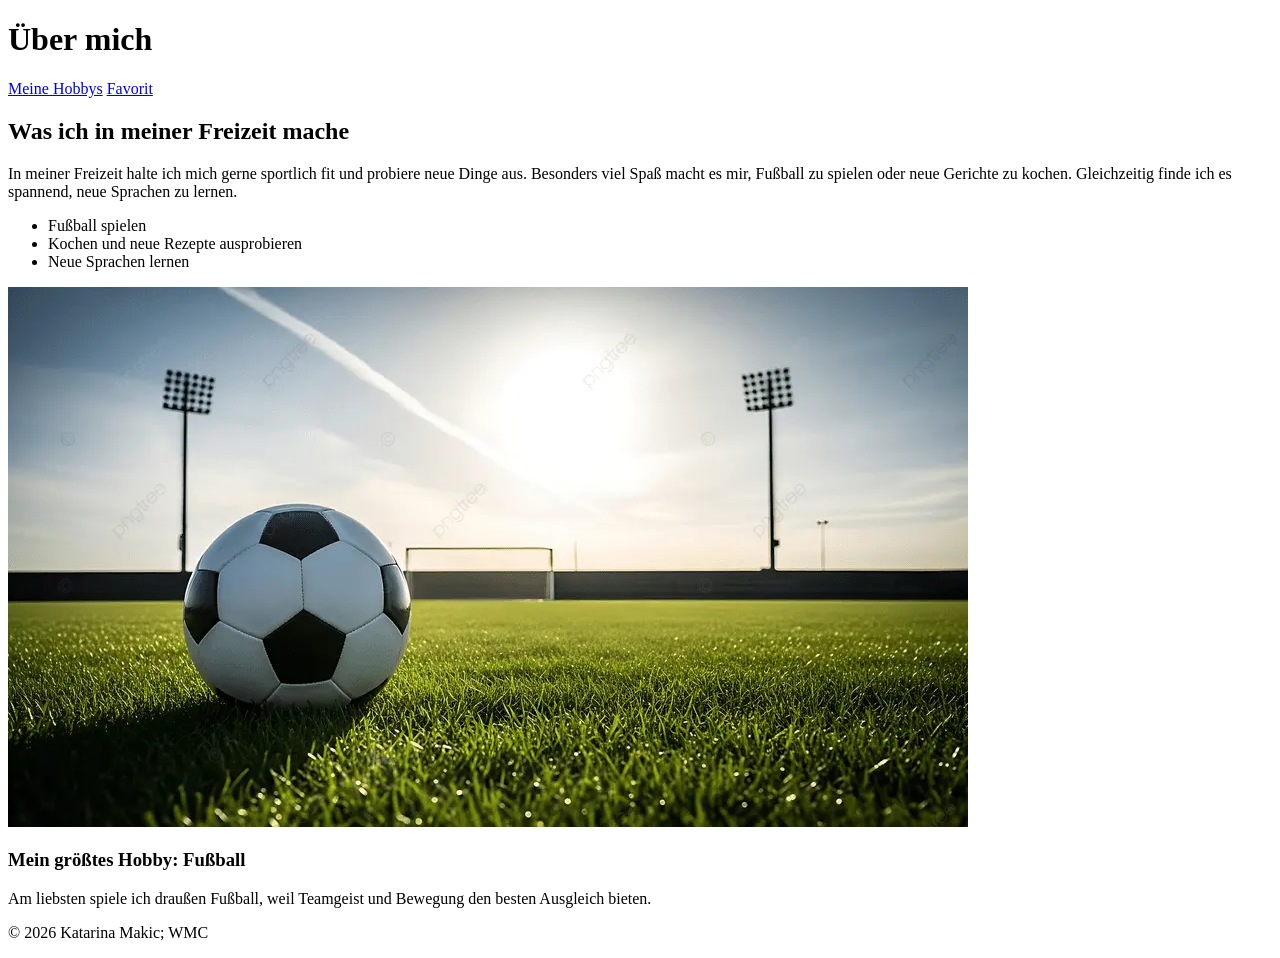
<file: index.html>
<!DOCTYPE html>
<html lang="de">
<head>
    <meta charset="UTF-8">
    <meta name="viewport" content="width=device-width, initial-scale=1.0">
    <title>Über mich</title>
</head>
<body>

    <header>
        <h1>Über mich</h1>
        <nav>
            <a href="#hobbys">Meine Hobbys</a>
            <a href="#fokus">Favorit</a>
        </nav>
    </header>

    <main>
        <article id="hobbys">
            <h2>Was ich in meiner Freizeit mache</h2>
            <p>
                In meiner Freizeit halte ich mich gerne sportlich fit und probiere neue Dinge aus. 
                Besonders viel Spaß macht es mir, Fußball zu spielen oder neue Gerichte zu kochen. 
                Gleichzeitig finde ich es spannend, neue Sprachen zu lernen.
            </p>

            <ul>
                <li>Fußball spielen</li>
                <li>Kochen und neue Rezepte ausprobieren</li>
                <li>Neue Sprachen lernen</li>
            </ul>

            <img src="fussball.jpg" alt="Ein klassischer Fußball auf einem grünen Rasenplatz">
        </article>

        <aside id="fokus">
            <h3>Mein größtes Hobby: Fußball</h3>
            <p>
                Am liebsten spiele ich draußen Fußball, weil Teamgeist und Bewegung den besten Ausgleich bieten.
            </p>
        </aside>
    </main>

    <footer>
        <p>&copy; 2026 Katarina Makic; WMC</p>
    </footer>
</body>
</html>
</file>
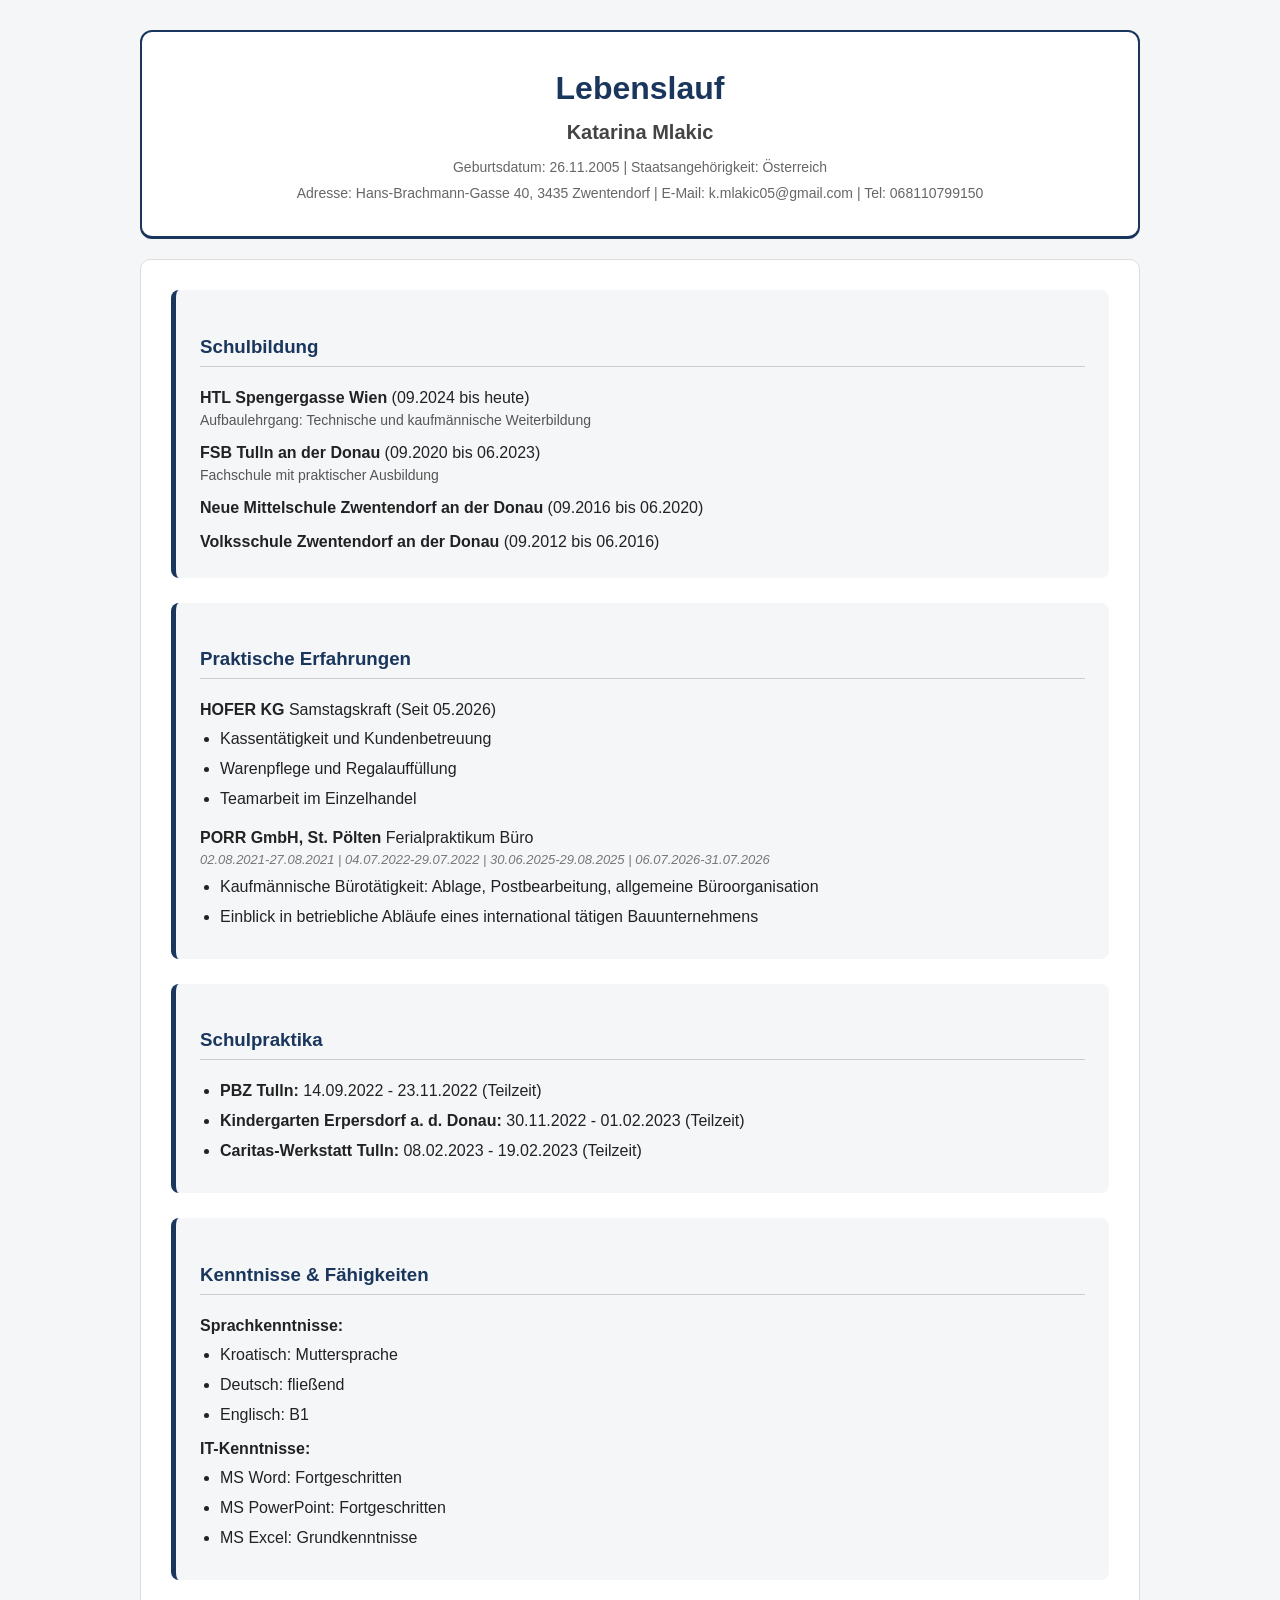
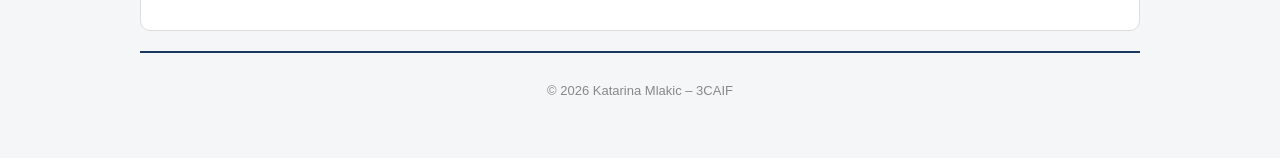
<file: Box-Modell_Mlakic.html>
<!DOCTYPE html>
<html lang="de">
<head>
    <meta charset="UTF-8">
    <meta name="viewport" content="width=device-width, initial-scale=1.0">
    <title>Lebenslauf Katarina Mlakic</title>

<style>
/* Box-Sizing für alle Elemente */
* {
    box-sizing: border-box;
}

/* Lebenslauf als zentrierte Seite */
body {
    max-width: 1000px;
    width: 90%;
    margin: 30px auto !important;
}

/* Kopfbereich mit Rahmen und Abständen */
header {
    border: 2px solid #1a365d;
    border-radius: 12px;
    padding: 2rem !important;
    margin-bottom: 20px;
}

/* Hauptinhalt */
main {
    padding: 30px !important;
    border: 1px solid #dddddd;
    border-radius: 10px;
}

/* Einzelne Bereiche als Boxen */
section {
    background-color: #f4f6f8;
    padding: 1.5rem;
    margin-bottom: 20px;
    border-left: 5px solid #1a365d;
    border-radius: 8px;
}

/* Abstand zwischen Listeneinträgen */
li {
    margin-bottom: 6px;
}

/* Fußzeile */
footer {
    padding: 15px;
    margin-top: 25px;
    border-top: 2px solid #1a365d;
}
</style>

</head>
<body style="font-family: Arial, sans-serif; background-color: #f4f6f8; color: #222222; margin: 20px; line-height: 1.5;">

    <header style="background-color: #ffffff; padding: 20px; border-bottom: 3px solid #1a365d; text-align: center;">
        <h1 style="color: #1a365d; margin: 0;">Lebenslauf</h1>
        <h2 style="color: #444444; margin: 5px 0 10px 0; font-size: 20px;">Katarina Mlakic</h2>
        <p style="color: #666666; margin: 0; font-size: 14px;">
            Geburtsdatum: 26.11.2005 | Staatsangehörigkeit: Österreich
        </p>
        <p style="color: #666666; margin: 5px 0 0 0; font-size: 14px;">
            Adresse: Hans-Brachmann-Gasse 40, 3435 Zwentendorf | E-Mail: k.mlakic05@gmail.com | Tel: 068110799150
        </p>
    </header>

    <main style="background-color: #ffffff; padding: 25px; margin-top: 15px;">
        
        <section>
            <h3 style="color: #1a365d; border-bottom: 1px solid #cccccc; padding-bottom: 5px;">Schulbildung</h3>
            <p style="margin: 5px 0 0 0;"><strong>HTL Spengergasse Wien</strong> (09.2024 bis heute)</p>
            <p style="margin: 0; color: #555555; font-size: 14px;">Aufbaulehrgang: Technische und kaufmännische Weiterbildung</p>
            
            <p style="margin: 10px 0 0 0;"><strong>FSB Tulln an der Donau</strong> (09.2020 bis 06.2023)</p>
            <p style="margin: 0; color: #555555; font-size: 14px;">Fachschule mit praktischer Ausbildung</p>

            <p style="margin: 10px 0 0 0;"><strong>Neue Mittelschule Zwentendorf an der Donau</strong> (09.2016 bis 06.2020)</p>
            <p style="margin: 10px 0 0 0;"><strong>Volksschule Zwentendorf an der Donau</strong> (09.2012 bis 06.2016)</p>
        </section>

        <section style="margin-top: 25px;">
            <h3 style="color: #1a365d; border-bottom: 1px solid #cccccc; padding-bottom: 5px;">Praktische Erfahrungen</h3>
            
            <p style="margin: 5px 0 0 0;"><strong>HOFER KG</strong> Samstagskraft (Seit 05.2026)</p>
            <ul style="margin: 5px 0 15px 0; padding-left: 20px;">
                <li>Kassentätigkeit und Kundenbetreuung</li>
                <li>Warenpflege und Regalauffüllung</li>
                <li>Teamarbeit im Einzelhandel</li>
            </ul>

            <p style="margin: 5px 0 0 0;"><strong>PORR GmbH, St. Pölten</strong> Ferialpraktikum Büro</p>
            <p style="margin: 0; color: #777777; font-size: 13px;"><em>02.08.2021-27.08.2021 | 04.07.2022-29.07.2022 | 30.06.2025-29.08.2025 | 06.07.2026-31.07.2026</em></p>
            <ul style="margin: 5px 0 0 0; padding-left: 20px;">
                <li>Kaufmännische Bürotätigkeit: Ablage, Postbearbeitung, allgemeine Büroorganisation</li>
                <li>Einblick in betriebliche Abläufe eines international tätigen Bauunternehmens</li>
            </ul>
        </section>

        <section style="margin-top: 25px;">
            <h3 style="color: #1a365d; border-bottom: 1px solid #cccccc; padding-bottom: 5px;">Schulpraktika</h3>
            <ul style="margin: 5px 0 0 0; padding-left: 20px;">
                <li><strong>PBZ Tulln:</strong> 14.09.2022 - 23.11.2022 (Teilzeit)</li>
                <li><strong>Kindergarten Erpersdorf a. d. Donau:</strong> 30.11.2022 - 01.02.2023 (Teilzeit)</li>
                <li><strong>Caritas-Werkstatt Tulln:</strong> 08.02.2023 - 19.02.2023 (Teilzeit)</li>
            </ul>
        </section>

        <section style="margin-top: 25px;">
            <h3 style="color: #1a365d; border-bottom: 1px solid #cccccc; padding-bottom: 5px;">Kenntnisse &amp; Fähigkeiten</h3>
            
            <p style="margin: 5px 0 0 0;"><strong>Sprachkenntnisse:</strong></p>
            <ul style="margin: 5px 0 10px 0; padding-left: 20px;">
                <li>Kroatisch: Muttersprache</li>
                <li>Deutsch: fließend</li>
                <li>Englisch: B1</li>
            </ul>

            <p style="margin: 5px 0 0 0;"><strong>IT-Kenntnisse:</strong></p>
            <ul style="margin: 5px 0 0 0; padding-left: 20px;">
                <li>MS Word: Fortgeschritten</li>
                <li>MS PowerPoint: Fortgeschritten</li>
                <li>MS Excel: Grundkenntnisse</li>
            </ul>
        </section>

    </main>

    <footer style="text-align: center; margin-top: 20px; color: #888888; font-size: 13px;">
        <p>&copy; 2026 Katarina Mlakic &ndash; 3CAIF</p>
    </footer>

</body>
</html>
</file>
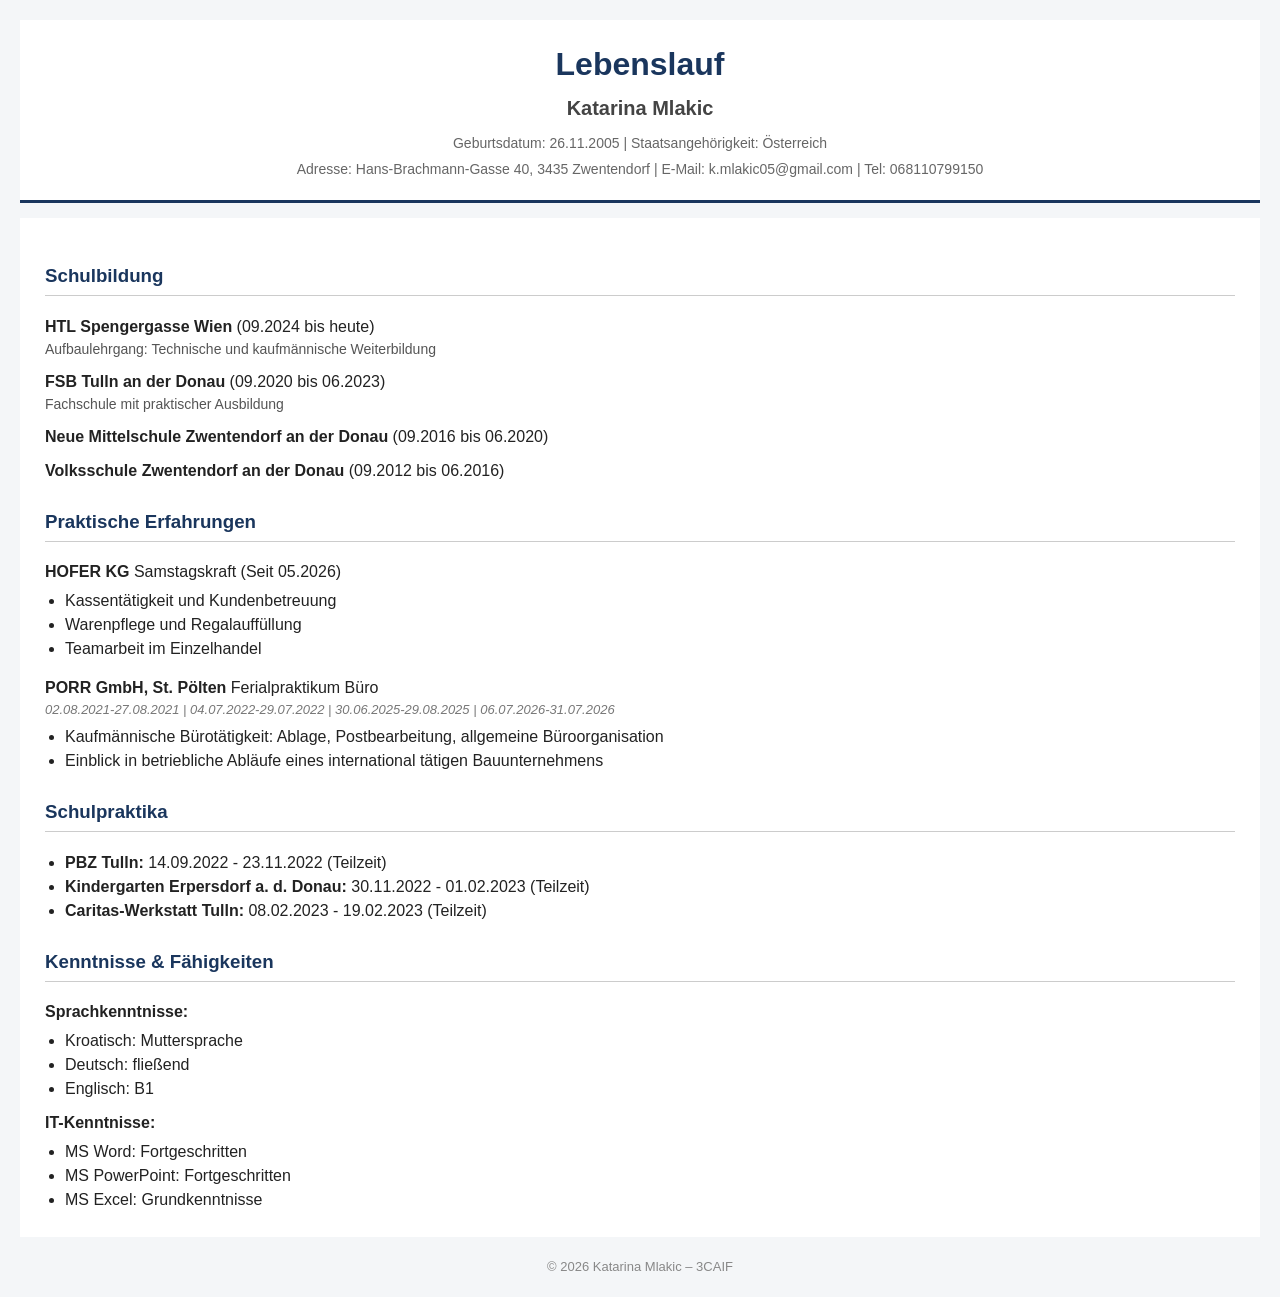
<file: CV_Mlakic.html>
<!DOCTYPE html>
<html lang="de">
<head>
    <meta charset="UTF-8">
    <meta name="viewport" content="width=device-width, initial-scale=1.0">
    <title>Lebenslauf Katarina Mlakic</title>

</head>
<body style="font-family: Arial, sans-serif; background-color: #f4f6f8; color: #222222; margin: 20px; line-height: 1.5;">

    <header style="background-color: #ffffff; padding: 20px; border-bottom: 3px solid #1a365d; text-align: center;">
        <h1 style="color: #1a365d; margin: 0;">Lebenslauf</h1>
        <h2 style="color: #444444; margin: 5px 0 10px 0; font-size: 20px;">Katarina Mlakic</h2>
        <p style="color: #666666; margin: 0; font-size: 14px;">
            Geburtsdatum: 26.11.2005 | Staatsangehörigkeit: Österreich
        </p>
        <p style="color: #666666; margin: 5px 0 0 0; font-size: 14px;">
            Adresse: Hans-Brachmann-Gasse 40, 3435 Zwentendorf | E-Mail: k.mlakic05@gmail.com | Tel: 068110799150
        </p>
    </header>

    <main style="background-color: #ffffff; padding: 25px; margin-top: 15px;">
        
        <section>
            <h3 style="color: #1a365d; border-bottom: 1px solid #cccccc; padding-bottom: 5px;">Schulbildung</h3>
            <p style="margin: 5px 0 0 0;"><strong>HTL Spengergasse Wien</strong> (09.2024 bis heute)</p>
            <p style="margin: 0; color: #555555; font-size: 14px;">Aufbaulehrgang: Technische und kaufmännische Weiterbildung</p>
            
            <p style="margin: 10px 0 0 0;"><strong>FSB Tulln an der Donau</strong> (09.2020 bis 06.2023)</p>
            <p style="margin: 0; color: #555555; font-size: 14px;">Fachschule mit praktischer Ausbildung</p>

            <p style="margin: 10px 0 0 0;"><strong>Neue Mittelschule Zwentendorf an der Donau</strong> (09.2016 bis 06.2020)</p>
            <p style="margin: 10px 0 0 0;"><strong>Volksschule Zwentendorf an der Donau</strong> (09.2012 bis 06.2016)</p>
        </section>

        <section style="margin-top: 25px;">
            <h3 style="color: #1a365d; border-bottom: 1px solid #cccccc; padding-bottom: 5px;">Praktische Erfahrungen</h3>
            
            <p style="margin: 5px 0 0 0;"><strong>HOFER KG</strong> Samstagskraft (Seit 05.2026)</p>
            <ul style="margin: 5px 0 15px 0; padding-left: 20px;">
                <li>Kassentätigkeit und Kundenbetreuung</li>
                <li>Warenpflege und Regalauffüllung</li>
                <li>Teamarbeit im Einzelhandel</li>
            </ul>

            <p style="margin: 5px 0 0 0;"><strong>PORR GmbH, St. Pölten</strong> Ferialpraktikum Büro</p>
            <p style="margin: 0; color: #777777; font-size: 13px;"><em>02.08.2021-27.08.2021 | 04.07.2022-29.07.2022 | 30.06.2025-29.08.2025 | 06.07.2026-31.07.2026</em></p>
            <ul style="margin: 5px 0 0 0; padding-left: 20px;">
                <li>Kaufmännische Bürotätigkeit: Ablage, Postbearbeitung, allgemeine Büroorganisation</li>
                <li>Einblick in betriebliche Abläufe eines international tätigen Bauunternehmens</li>
            </ul>
        </section>

        <section style="margin-top: 25px;">
            <h3 style="color: #1a365d; border-bottom: 1px solid #cccccc; padding-bottom: 5px;">Schulpraktika</h3>
            <ul style="margin: 5px 0 0 0; padding-left: 20px;">
                <li><strong>PBZ Tulln:</strong> 14.09.2022 - 23.11.2022 (Teilzeit)</li>
                <li><strong>Kindergarten Erpersdorf a. d. Donau:</strong> 30.11.2022 - 01.02.2023 (Teilzeit)</li>
                <li><strong>Caritas-Werkstatt Tulln:</strong> 08.02.2023 - 19.02.2023 (Teilzeit)</li>
            </ul>
        </section>

        <section style="margin-top: 25px;">
            <h3 style="color: #1a365d; border-bottom: 1px solid #cccccc; padding-bottom: 5px;">Kenntnisse &amp; Fähigkeiten</h3>
            
            <p style="margin: 5px 0 0 0;"><strong>Sprachkenntnisse:</strong></p>
            <ul style="margin: 5px 0 10px 0; padding-left: 20px;">
                <li>Kroatisch: Muttersprache</li>
                <li>Deutsch: fließend</li>
                <li>Englisch: B1</li>
            </ul>

            <p style="margin: 5px 0 0 0;"><strong>IT-Kenntnisse:</strong></p>
            <ul style="margin: 5px 0 0 0; padding-left: 20px;">
                <li>MS Word: Fortgeschritten</li>
                <li>MS PowerPoint: Fortgeschritten</li>
                <li>MS Excel: Grundkenntnisse</li>
            </ul>
        </section>

    </main>

    <footer style="text-align: center; margin-top: 20px; color: #888888; font-size: 13px;">
        <p>&copy; 2026 Katarina Mlakic &ndash; 3CAIF</p>
    </footer>

</body>
</html>
</file>
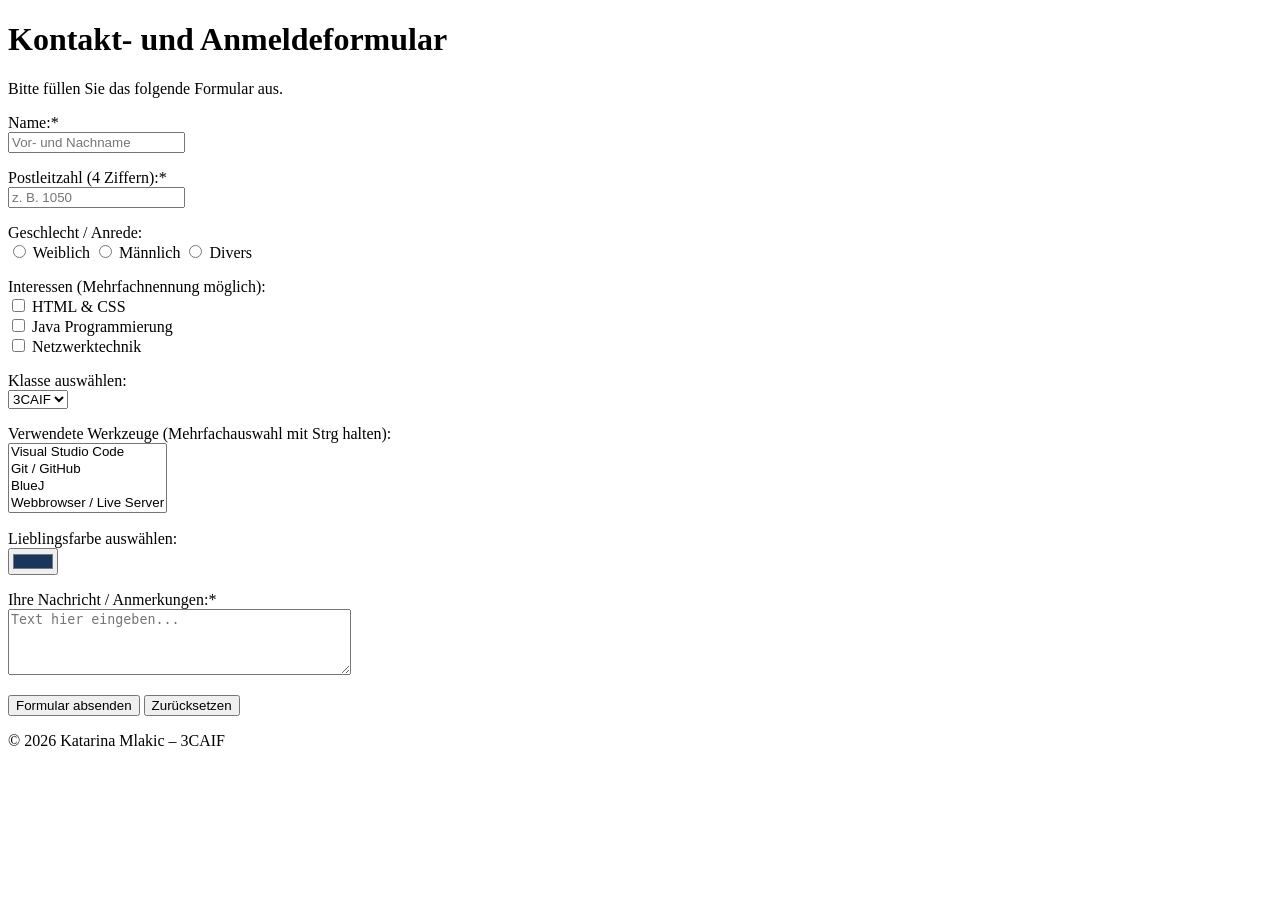
<file: HTML-Formulare.html>
<!DOCTYPE html>
<html lang="de">
<head>
    <meta charset="UTF-8">
    <meta name="viewport" content="width=device-width, initial-scale=1.0">
    <title>HTML Formular</title>
</head>
<body>

    <header>
        <h1>Kontakt- und Anmeldeformular</h1>
        <p>Bitte füllen Sie das folgende Formular aus.</p>
    </header>

    <main>
        <!-- Folie 4: mailto-Formular mit method="post" und enctype="text/plain" -->
        <form action="mailto:k.mlakic05@gmail.com?subject=WMC%20Formular%20Abgabe" method="post" enctype="text/plain">

            <!-- 1. Texteingabe (Bonus: required) -->
            <p>
                <label for="name">Name:*</label><br>
                <input type="text" id="name" name="Name" required placeholder="Vor- und Nachname">
            </p>

            <!-- Bonus: Pattern-Matching (z.B. österreichische PLZ mit genau 4 Ziffern) -->
            <p>
                <label for="plz">Postleitzahl (4 Ziffern):*</label><br>
                <input type="text" id="plz" name="PLZ" pattern="[0-9]{4}" title="Bitte genau 4 Ziffern eingeben" required placeholder="z. B. 1050">
            </p>

            <!-- 2. Radiobutton -->
            <p>
                Geschlecht / Anrede:<br>
                <input type="radio" id="weiblich" name="Anrede" value="Weiblich" required>
                <label for="weiblich">Weiblich</label>

                <input type="radio" id="maennlich" name="Anrede" value="Maennlich">
                <label for="maennlich">Männlich</label>

                <input type="radio" id="divers" name="Anrede" value="Divers">
                <label for="divers">Divers</label>
            </p>

            <!-- 3. Checkbox -->
            <p>
                Interessen (Mehrfachnennung möglich):<br>
                <input type="checkbox" id="html" name="Interesse_HTML" value="Ja">
                <label for="html">HTML &amp; CSS</label><br>

                <input type="checkbox" id="java" name="Interesse_Java" value="Ja">
                <label for="java">Java Programmierung</label><br>

                <input type="checkbox" id="netzwerk" name="Interesse_Netzwerk" value="Ja">
                <label for="netzwerk">Netzwerktechnik</label>
            </p>

        
            <p>
                <label for="klasse">Klasse auswählen:</label><br>
                <select id="klasse" name="Klasse">
                    <option value="3CAIF">3CAIF</option>
                    <option value="4CAIF">4CAIF</option>
                    <option value="5CAIF">5CAIF</option>
                </select>
            </p>

            
            <p>
                <label for="tools">Verwendete Werkzeuge (Mehrfachauswahl mit Strg halten):</label><br>
                <select id="tools" name="Tools" multiple size="4">
                    <option value="VSCode">Visual Studio Code</option>
                    <option value="Git">Git / GitHub</option>
                    <option value="BlueJ">BlueJ</option>
                    <option value="Browser">Webbrowser / Live Server</option>
                </select>
            </p>

            <p>
                <label for="farbe">Lieblingsfarbe auswählen:</label><br>
                <input type="color" id="farbe" name="Lieblingsfarbe" value="#1a365d">
            </p>

           
            <p>
                <label for="nachricht">Ihre Nachricht / Anmerkungen:*</label><br>
                <textarea id="nachricht" name="Nachricht" rows="4" cols="40" required placeholder="Text hier eingeben..."></textarea>
            </p>

            <!-- Absenden & Zurücksetzen Buttons -->
            <p>
                <input type="submit" value="Formular absenden">
                <input type="reset" value="Zurücksetzen">
            </p>

        </form>
    </main>

    <footer>
        <p>&copy; 2026 Katarina Mlakic &ndash; 3CAIF</p>
    </footer>

</body>
</html>
</file>
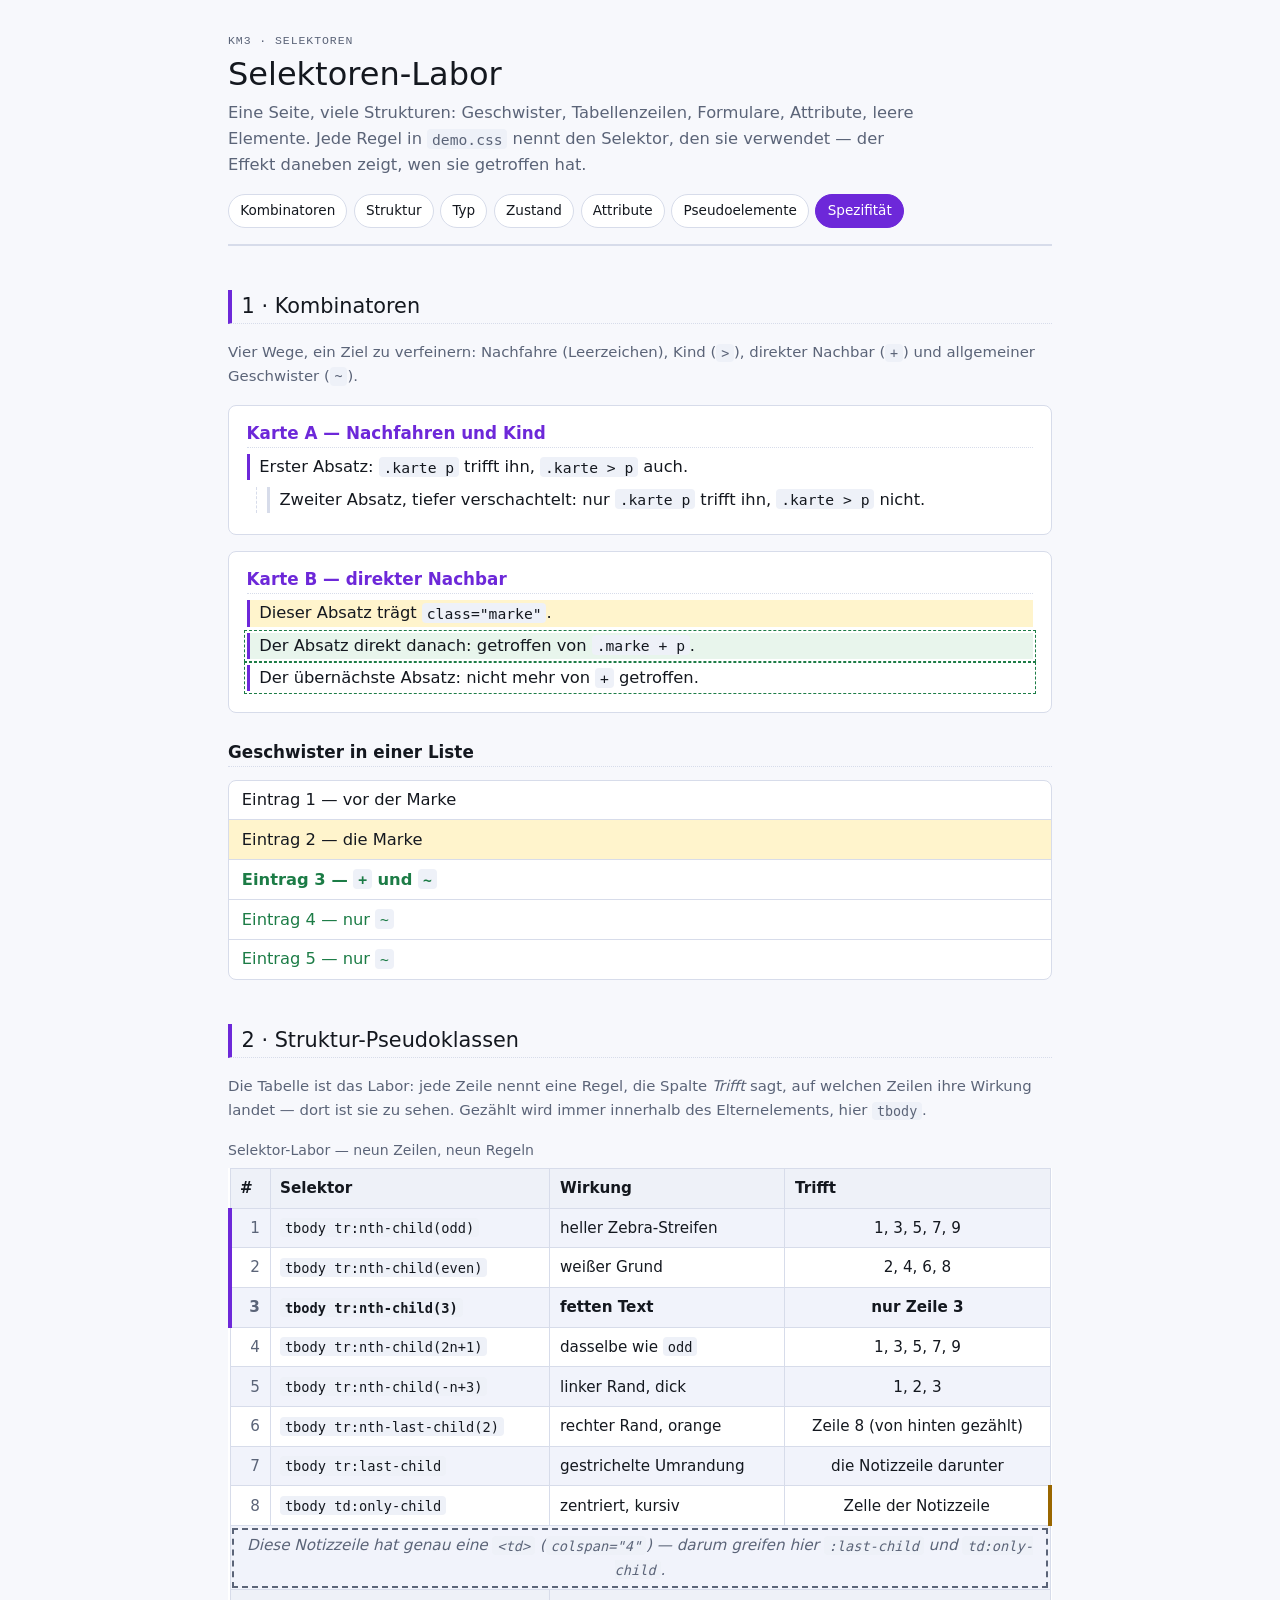
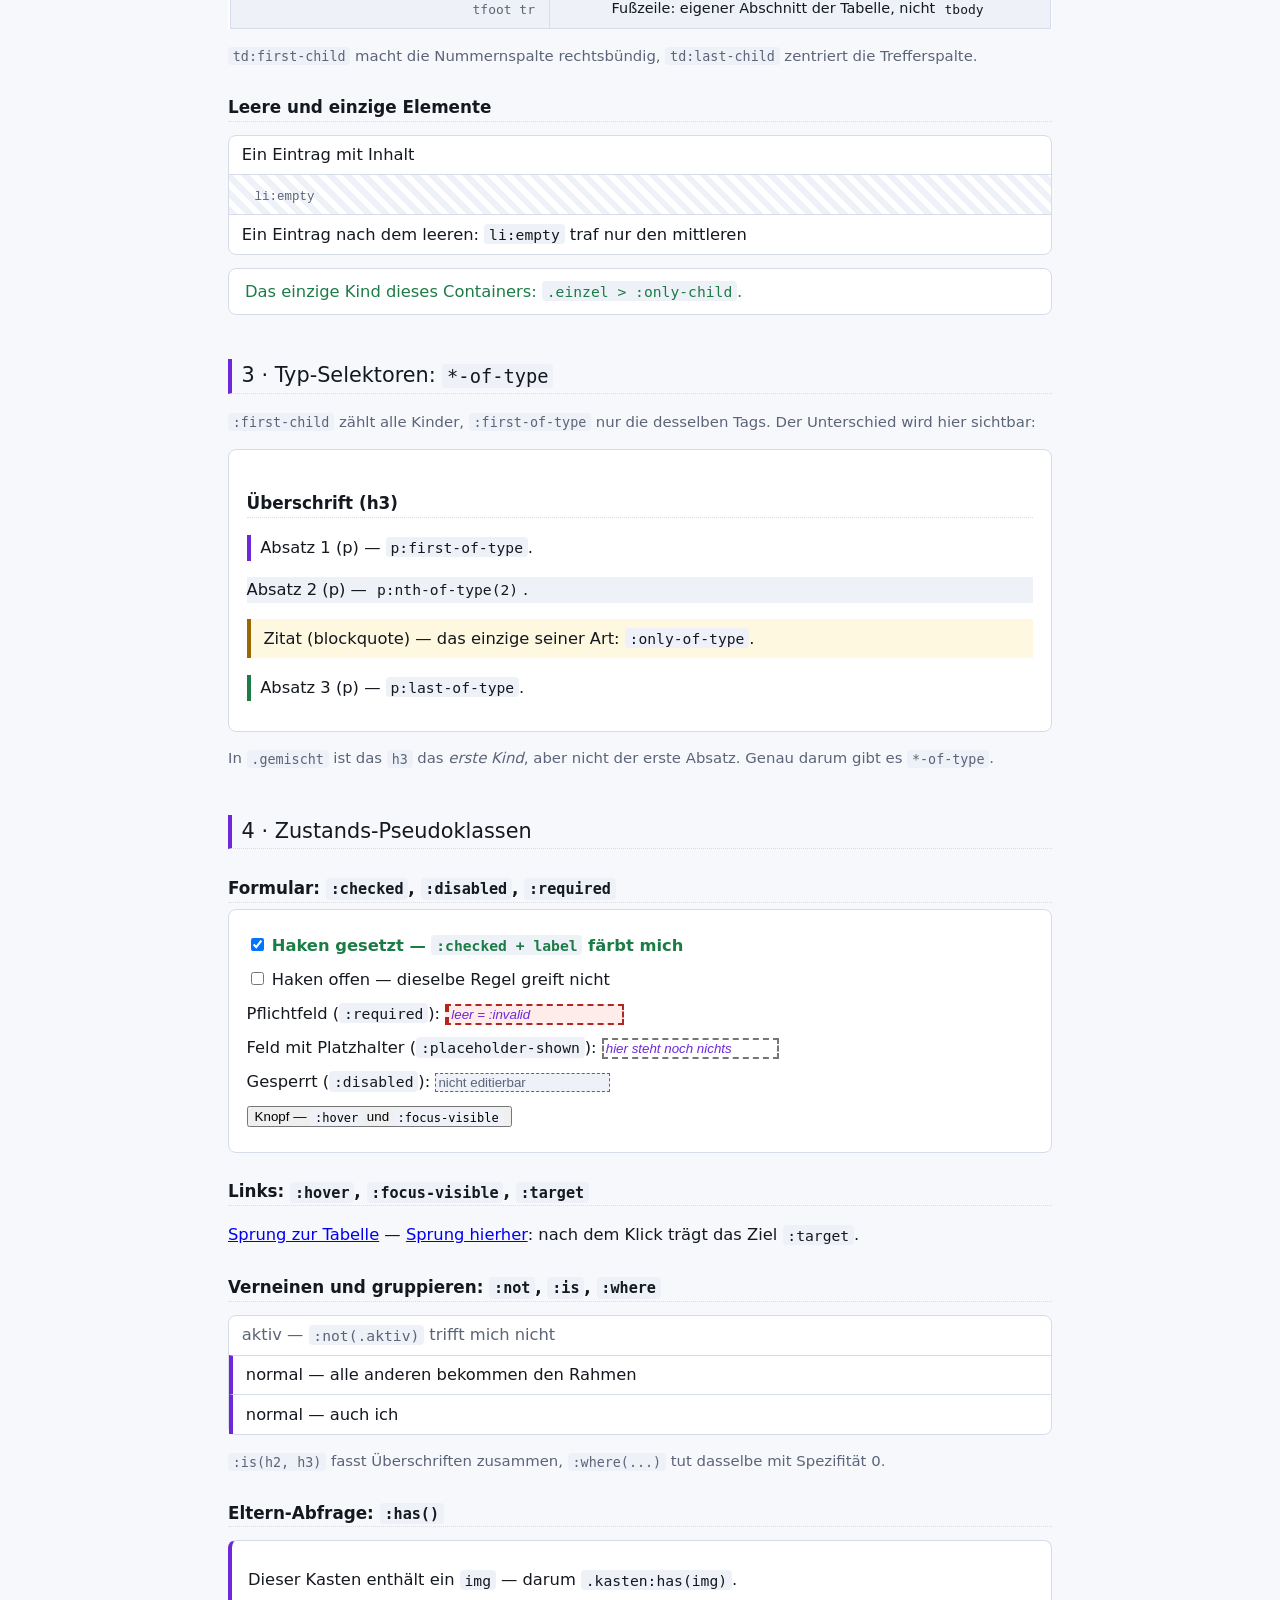
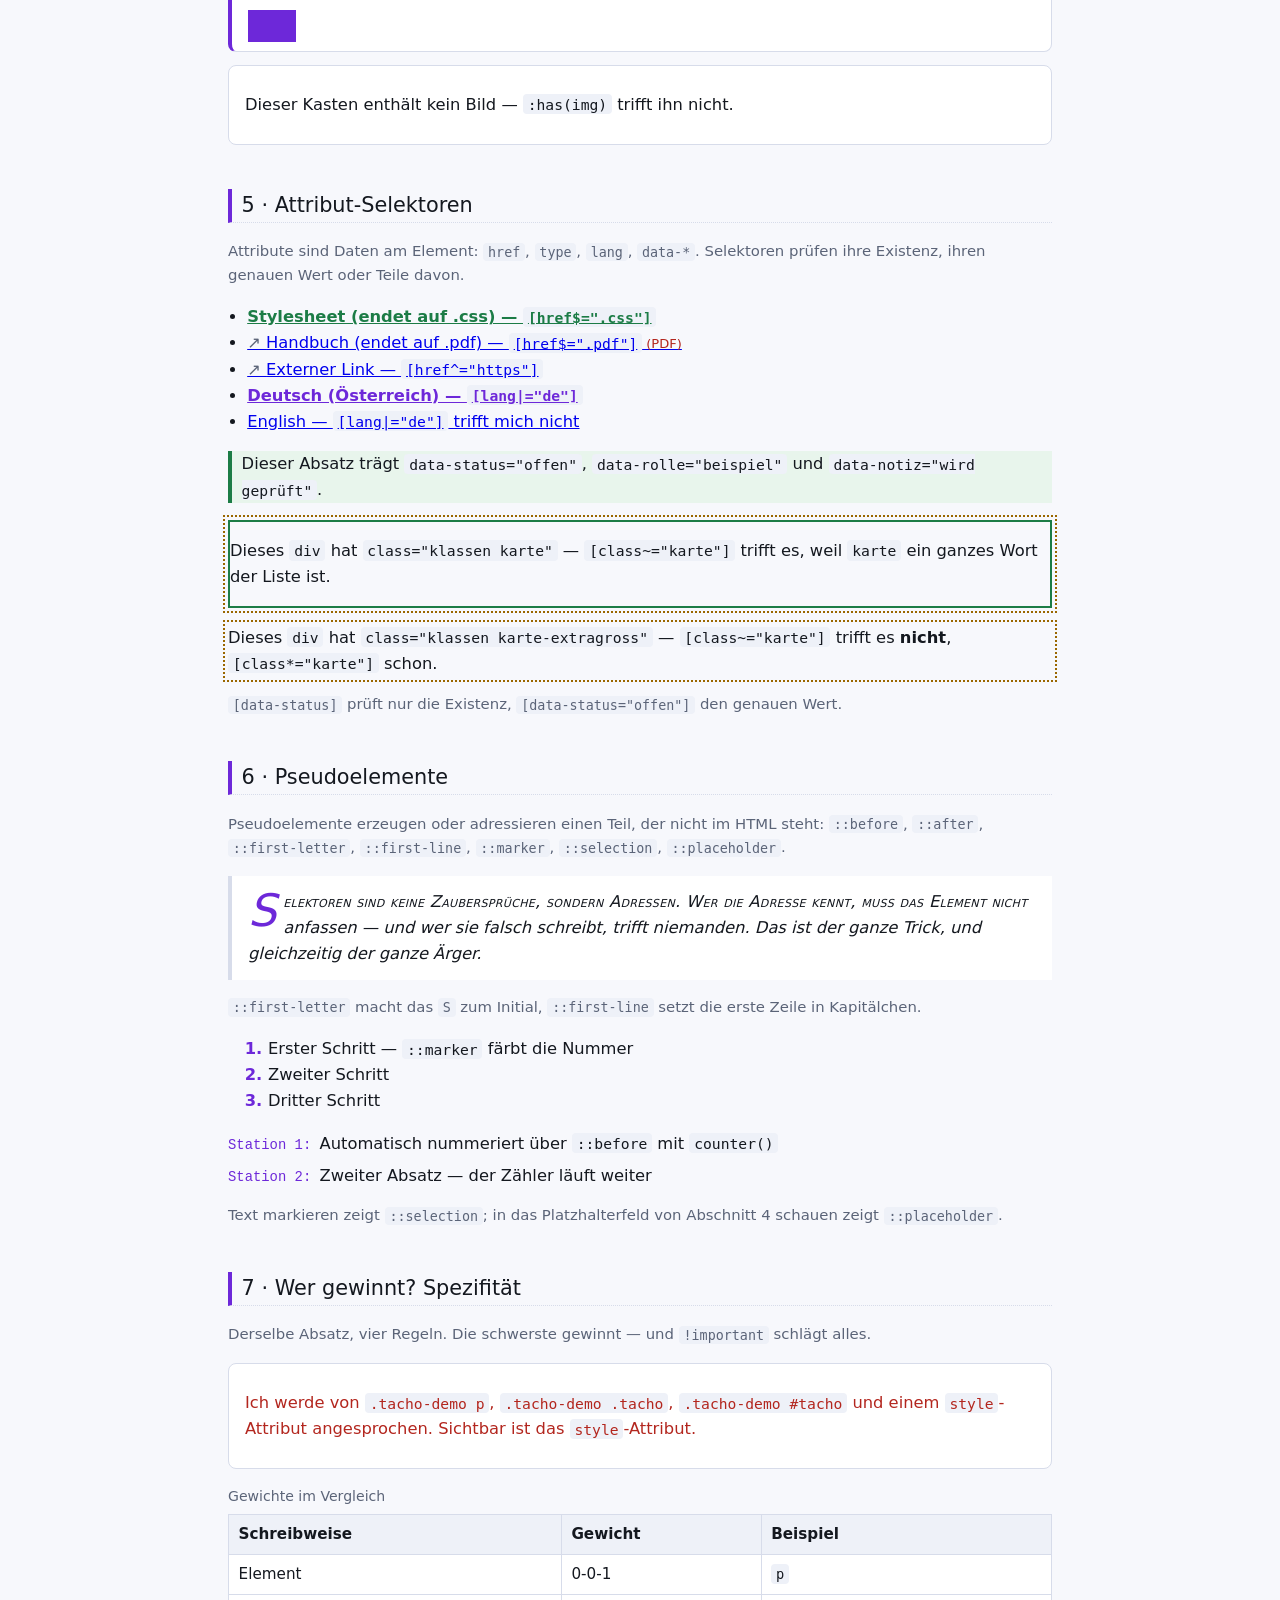
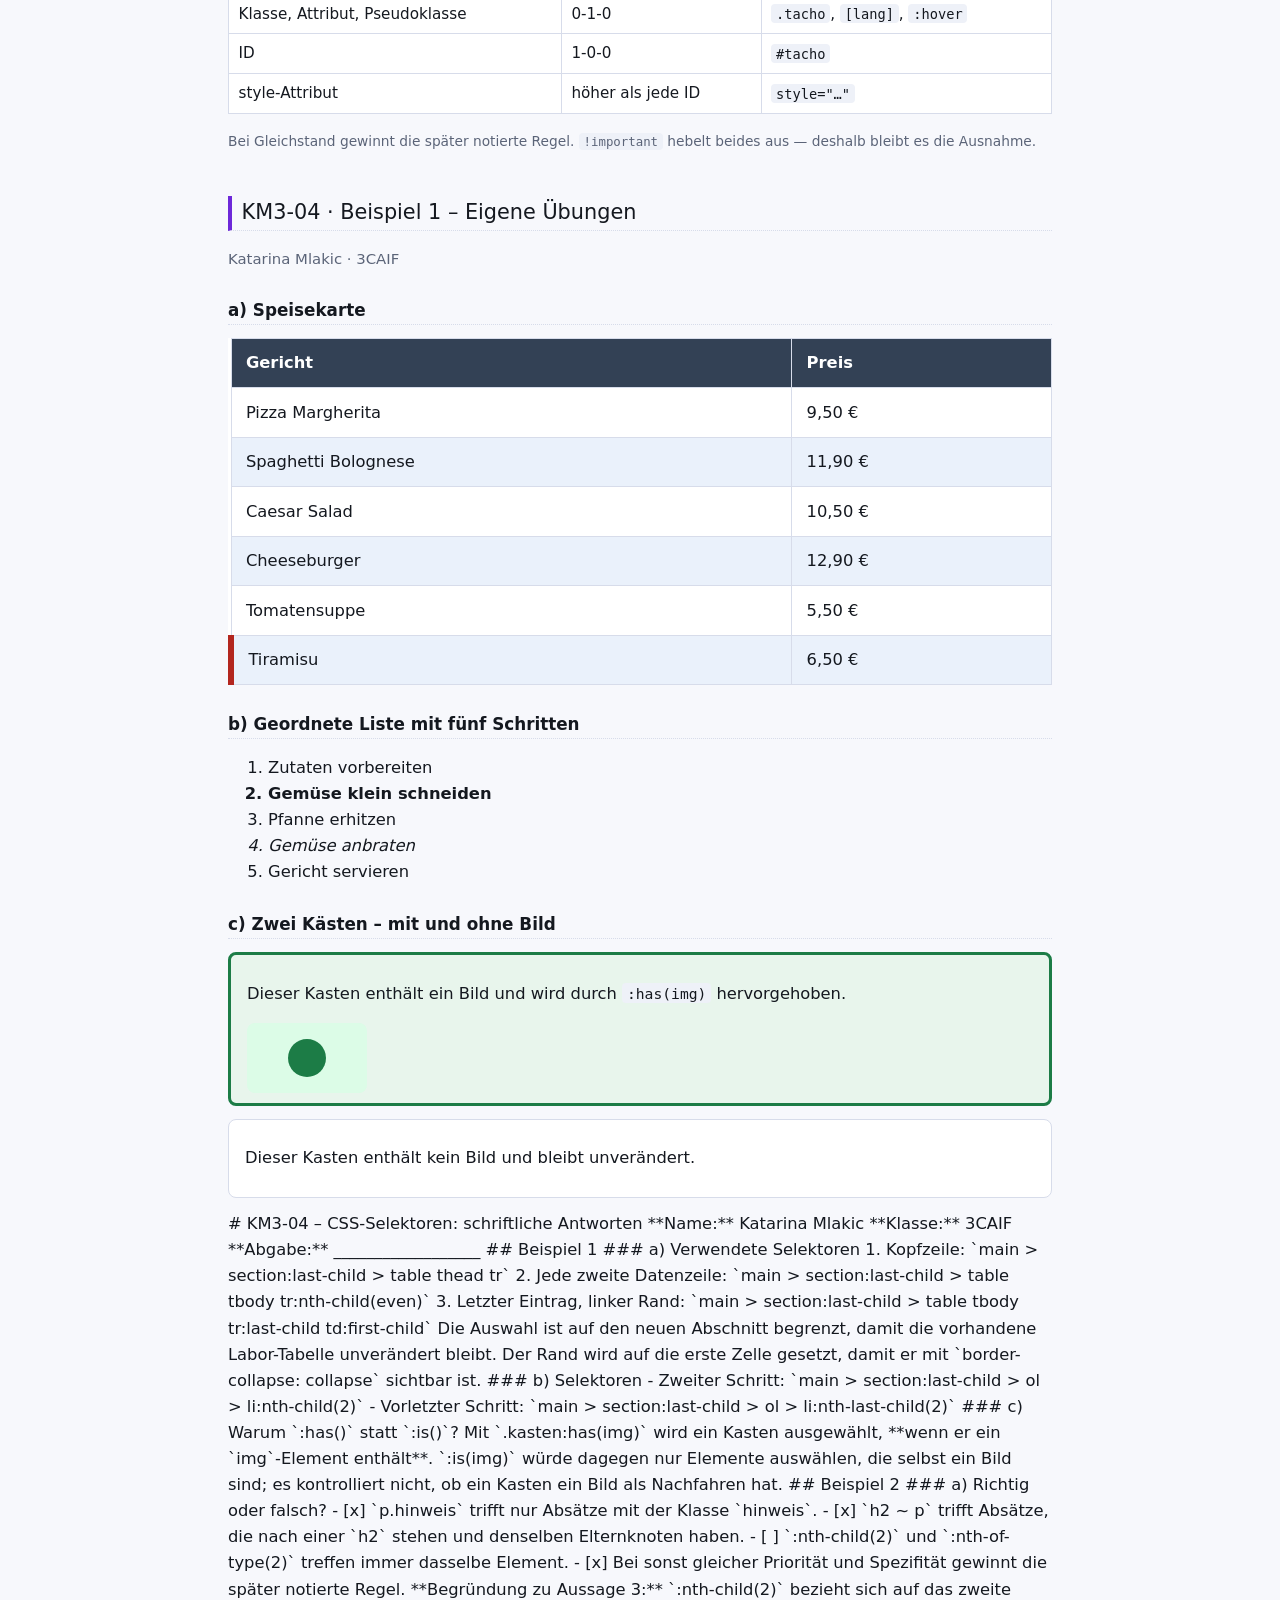
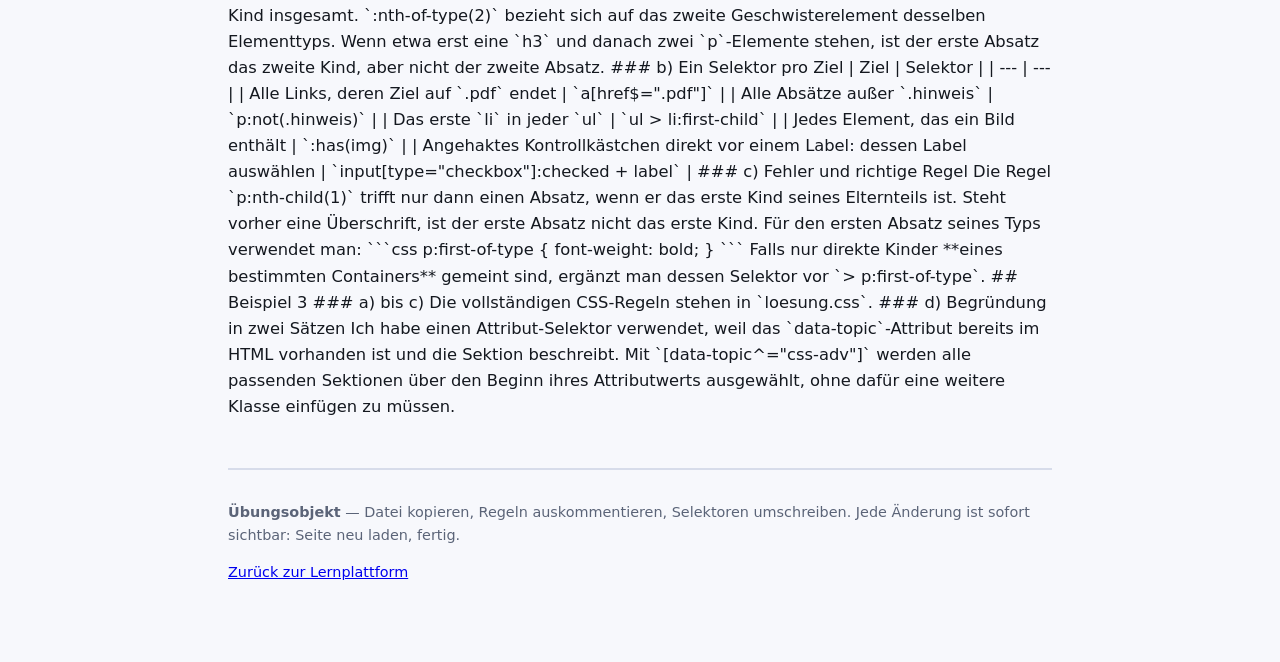
<file: KM3-04-css-selektoren/demo.html>
<!DOCTYPE html>
<html lang="de">
<head>
    <meta charset="UTF-8">
    <meta name="viewport" content="width=device-width, initial-scale=1.0">
    <title>Selektoren-Labor — jede Regel trifft genau, was sie soll</title>
    <link rel="stylesheet" href="demo.css">
</head>
<body>

<!-- ===================================================================
     Diese Seite ist das Übungsobjekt: lauter Strukturen, an denen sich
     jede Selektoren-Art zeigen lässt. demo.css daneben enthält zu jeder
     Regel einen Kommentar mit dem Selektor und seiner Wirkung.
     Vorgehen: DevTools öffnen (F12) → Elements → Element anklicken →
     rechts unter „Styles" sieht man, welche Regel greift. Regel in
     demo.css auskommentieren → Effekt verschwindet.
     =================================================================== -->

<header class="seite">
    <p class="kicker">KM3 · Selektoren</p>
    <h1>Selektoren-Labor</h1>
    <p class="intro">
        Eine Seite, viele Strukturen: Geschwister, Tabellenzeilen, Formulare,
        Attribute, leere Elemente. Jede Regel in <code>demo.css</code> nennt
        den Selektor, den sie verwendet — der Effekt daneben zeigt, wen sie
        getroffen hat.
    </p>
    <nav class="wegweiser" aria-label="Abschnitte">
        <a href="#kombinatoren">Kombinatoren</a>
        <a href="#struktur">Struktur</a>
        <a href="#typ">Typ</a>
        <a href="#zustand">Zustand</a>
        <a href="#attribute">Attribute</a>
        <a href="#pseudo">Pseudoelemente</a>
        <a href="#spezifitaet">Spezifität</a>
    </nav>
</header>

<main>

<!-- ------------------------------------------------------ Kombinatoren -->
<section id="kombinatoren">
    <h2>1 · Kombinatoren</h2>
    <p class="hinweis">
        Vier Wege, ein Ziel zu verfeinern: Nachfahre (Leerzeichen),
        Kind (<code>&gt;</code>), direkter Nachbar (<code>+</code>) und
        allgemeiner Geschwister (<code>~</code>).
    </p>

    <article class="karte">
        <h3>Karte A — Nachfahren und Kind</h3>
        <p>Erster Absatz: <code>.karte p</code> trifft ihn, <code>.karte &gt; p</code> auch.</p>
        <div class="innen">
            <p>Zweiter Absatz, tiefer verschachtelt: nur <code>.karte p</code> trifft ihn,
                <code>.karte &gt; p</code> nicht.</p>
        </div>
    </article>

    <article class="karte">
        <h3>Karte B — direkter Nachbar</h3>
        <p class="marke">Dieser Absatz trägt <code>class="marke"</code>.</p>
        <p>Der Absatz direkt danach: getroffen von <code>.marke + p</code>.</p>
        <p>Der übernächste Absatz: nicht mehr von <code>+</code> getroffen.</p>
    </article>

    <h3>Geschwister in einer Liste</h3>
    <ul class="liste">
        <li>Eintrag 1 — vor der Marke</li>
        <li class="marke">Eintrag 2 — die Marke</li>
        <li>Eintrag 3 — <code>+</code> und <code>~</code></li>
        <li>Eintrag 4 — nur <code>~</code></li>
        <li>Eintrag 5 — nur <code>~</code></li>
    </ul>
</section>

<!-- ---------------------------------------------------------- Struktur -->
<section id="struktur">
    <h2>2 · Struktur-Pseudoklassen</h2>
    <p class="hinweis">
        Die Tabelle ist das Labor: jede Zeile nennt eine Regel, die Spalte
        <em>Trifft</em> sagt, auf welchen Zeilen ihre Wirkung landet — dort
        ist sie zu sehen. Gezählt wird immer innerhalb des Elternelements,
        hier <code>tbody</code>.
    </p>

    <table class="labor">
        <caption>Selektor-Labor — neun Zeilen, neun Regeln</caption>
        <thead>
            <tr>
                <th scope="col">#</th>
                <th scope="col">Selektor</th>
                <th scope="col">Wirkung</th>
                <th scope="col">Trifft</th>
            </tr>
        </thead>
        <tbody>
            <tr>
                <td>1</td>
                <td><code>tbody tr:nth-child(odd)</code></td>
                <td>heller Zebra-Streifen</td>
                <td>1, 3, 5, 7, 9</td>
            </tr>
            <tr>
                <td>2</td>
                <td><code>tbody tr:nth-child(even)</code></td>
                <td>weißer Grund</td>
                <td>2, 4, 6, 8</td>
            </tr>
            <tr>
                <td>3</td>
                <td><code>tbody tr:nth-child(3)</code></td>
                <td>fetten Text</td>
                <td>nur Zeile 3</td>
            </tr>
            <tr>
                <td>4</td>
                <td><code>tbody tr:nth-child(2n+1)</code></td>
                <td>dasselbe wie <code>odd</code></td>
                <td>1, 3, 5, 7, 9</td>
            </tr>
            <tr>
                <td>5</td>
                <td><code>tbody tr:nth-child(-n+3)</code></td>
                <td>linker Rand, dick</td>
                <td>1, 2, 3</td>
            </tr>
            <tr>
                <td>6</td>
                <td><code>tbody tr:nth-last-child(2)</code></td>
                <td>rechter Rand, orange</td>
                <td>Zeile 8 (von hinten gezählt)</td>
            </tr>
            <tr>
                <td>7</td>
                <td><code>tbody tr:last-child</code></td>
                <td>gestrichelte Umrandung</td>
                <td>die Notizzeile darunter</td>
            </tr>
            <tr>
                <td>8</td>
                <td><code>tbody td:only-child</code></td>
                <td>zentriert, kursiv</td>
                <td>Zelle der Notizzeile</td>
            </tr>
            <tr>
                <td colspan="4">Diese Notizzeile hat genau eine <code>&lt;td&gt;</code> (<code>colspan="4"</code>) — darum greifen hier <code>:last-child</code> und <code>td:only-child</code>.</td>
            </tr>
        </tbody>
        <tfoot>
            <tr>
                <td colspan="2"><code>tfoot tr</code></td>
                <td colspan="2">Fußzeile: eigener Abschnitt der Tabelle, nicht <code>tbody</code></td>
            </tr>
        </tfoot>
    </table>

    <p class="hinweis">
        <code>td:first-child</code> macht die Nummernspalte rechtsbündig,
        <code>td:last-child</code> zentriert die Trefferspalte.
    </p>

    <h3>Leere und einzige Elemente</h3>
    <ul class="liste">
        <li>Ein Eintrag mit Inhalt</li>
        <li class="leer"></li>
        <li>Ein Eintrag nach dem leeren: <code>li:empty</code> traf nur den mittleren</li>
    </ul>
    <div class="einzel">
        <p>Das einzige Kind dieses Containers: <code>.einzel &gt; :only-child</code>.</p>
    </div>
</section>

<!-- --------------------------------------------------------------- Typ -->
<section id="typ">
    <h2>3 · Typ-Selektoren: <code>*-of-type</code></h2>
    <p class="hinweis">
        <code>:first-child</code> zählt alle Kinder, <code>:first-of-type</code>
        nur die desselben Tags. Der Unterschied wird hier sichtbar:
    </p>

    <article class="gemischt">
        <h3>Überschrift (h3)</h3>
        <p>Absatz 1 (p) — <code>p:first-of-type</code>.</p>
        <p>Absatz 2 (p) — <code>p:nth-of-type(2)</code>.</p>
        <blockquote>Zitat (blockquote) — das einzige seiner Art: <code>:only-of-type</code>.</blockquote>
        <p>Absatz 3 (p) — <code>p:last-of-type</code>.</p>
    </article>

    <p class="hinweis">
        In <code>.gemischt</code> ist das <code>h3</code> das
        <em>erste Kind</em>, aber nicht der erste Absatz. Genau darum gibt es
        <code>*-of-type</code>.
    </p>
</section>

<!-- ----------------------------------------------------------- Zustand -->
<section id="zustand">
    <h2>4 · Zustands-Pseudoklassen</h2>

    <h3>Formular: <code>:checked</code>, <code>:disabled</code>, <code>:required</code></h3>
    <form class="formular">
        <p class="feld">
            <input type="checkbox" id="demo-haken" checked>
            <label for="demo-haken">Haken gesetzt — <code>:checked + label</code> färbt mich</label>
        </p>
        <p class="feld">
            <input type="checkbox" id="demo-haken-2">
            <label for="demo-haken-2">Haken offen — dieselbe Regel greift nicht</label>
        </p>
        <p class="feld">
            <label for="demo-text">Pflichtfeld (<code>:required</code>):</label>
            <input type="text" id="demo-text" required placeholder="leer = :invalid">
        </p>
        <p class="feld">
            <label for="demo-text-2">Feld mit Platzhalter (<code>:placeholder-shown</code>):</label>
            <input type="text" id="demo-text-2" placeholder="hier steht noch nichts">
        </p>
        <p class="feld">
            <label for="demo-gesperrt">Gesperrt (<code>:disabled</code>):</label>
            <input type="text" id="demo-gesperrt" value="nicht editierbar" disabled>
        </p>
        <p class="feld">
            <button type="button">Knopf — <code>:hover</code> und <code>:focus-visible</code></button>
        </p>
    </form>

    <h3>Links: <code>:hover</code>, <code>:focus-visible</code>, <code>:target</code></h3>
    <p>
        <a href="#struktur">Sprung zur Tabelle</a> —
        <a href="#zustand">Sprung hierher</a>: nach dem Klick trägt das Ziel
        <code>:target</code>.
    </p>

    <h3>Verneinen und gruppieren: <code>:not</code>, <code>:is</code>, <code>:where</code></h3>
    <ul class="liste auswahl">
        <li class="aktiv">aktiv — <code>:not(.aktiv)</code> trifft mich nicht</li>
        <li>normal — alle anderen bekommen den Rahmen</li>
        <li>normal — auch ich</li>
    </ul>
    <p class="hinweis">
        <code>:is(h2, h3)</code> fasst Überschriften zusammen,
        <code>:where(...)</code> tut dasselbe mit Spezifität 0.
    </p>

    <h3>Eltern-Abfrage: <code>:has()</code></h3>
    <div class="kasten">
        <p>Dieser Kasten enthält ein <code>img</code> — darum <code>.kasten:has(img)</code>.</p>
        <img src="data:image/svg+xml,%3Csvg xmlns='http://www.w3.org/2000/svg' width='48' height='32'%3E%3Crect width='48' height='32' fill='%236d28d9'/%3E%3C/svg%3E"
             alt="Platzhalterbild" width="48" height="32">
    </div>
    <div class="kasten">
        <p>Dieser Kasten enthält kein Bild — <code>:has(img)</code> trifft ihn nicht.</p>
    </div>
</section>

<!-- -------------------------------------------------------- Attribute -->
<section id="attribute">
    <h2>5 · Attribut-Selektoren</h2>
    <p class="hinweis">
        Attribute sind Daten am Element: <code>href</code>, <code>type</code>,
        <code>lang</code>, <code>data-*</code>. Selektoren prüfen ihre
        Existenz, ihren genauen Wert oder Teile davon.
    </p>

    <ul class="links">
        <li><a href="demo.css">Stylesheet (endet auf .css) — <code>[href$=".css"]</code></a></li>
        <li><a href="https://example.org/handbuch.pdf">Handbuch (endet auf .pdf) — <code>[href$=".pdf"]</code></a></li>
        <li><a href="https://example.org/">Externer Link — <code>[href^="https"]</code></a></li>
        <li><a href="#attribute" lang="de-AT">Deutsch (Österreich) — <code>[lang|="de"]</code></a></li>
        <li><a href="#attribute" lang="en">English — <code>[lang|="de"]</code> trifft mich nicht</a></li>
    </ul>

    <p class="daten" data-status="offen" data-rolle="beispiel" data-notiz="wird geprüft">
        Dieser Absatz trägt <code>data-status="offen"</code>,
        <code>data-rolle="beispiel"</code> und
        <code>data-notiz="wird geprüft"</code>.
    </p>

    <div class="klassen karte">
        <p>Dieses <code>div</code> hat <code>class="klassen karte"</code> —
            <code>[class~="karte"]</code> trifft es, weil <code>karte</code>
            ein ganzes Wort der Liste ist.</p>
    </div>
    <div class="klassen karte-extragross">
        <p>Dieses <code>div</code> hat <code>class="klassen karte-extragross"</code> —
            <code>[class~="karte"]</code> trifft es <strong>nicht</strong>,
            <code>[class*="karte"]</code> schon.</p>
    </div>

    <p class="hinweis">
        <code>[data-status]</code> prüft nur die Existenz,
        <code>[data-status="offen"]</code> den genauen Wert.
    </p>
</section>

<!-- ---------------------------------------------------- Pseudoelemente -->
<section id="pseudo">
    <h2>6 · Pseudoelemente</h2>
    <p class="hinweis">
        Pseudoelemente erzeugen oder adressieren einen Teil, der nicht im HTML
        steht: <code>::before</code>, <code>::after</code>, <code>::first-letter</code>,
        <code>::first-line</code>, <code>::marker</code>, <code>::selection</code>,
        <code>::placeholder</code>.
    </p>

    <blockquote class="zitat">
        Selektoren sind keine Zaubersprüche, sondern Adressen. Wer die Adresse
        kennt, muss das Element nicht anfassen — und wer sie falsch schreibt,
        trifft niemanden. Das ist der ganze Trick, und gleichzeitig der ganze
        Ärger.
    </blockquote>
    <p class="hinweis">
        <code>::first-letter</code> macht das <code>S</code> zum Initial,
        <code>::first-line</code> setzt die erste Zeile in Kapitälchen.
    </p>

    <ol class="schritte">
        <li>Erster Schritt — <code>::marker</code> färbt die Nummer</li>
        <li>Zweiter Schritt</li>
        <li>Dritter Schritt</li>
    </ol>

    <p class="zaehler">Automatisch nummeriert über <code>::before</code> mit <code>counter()</code></p>
    <p class="zaehler">Zweiter Absatz — der Zähler läuft weiter</p>

    <p class="hinweis">
        Text markieren zeigt <code>::selection</code>; in das Platzhalterfeld
        von Abschnitt 4 schauen zeigt <code>::placeholder</code>.
    </p>
</section>

<!-- -------------------------------------------------------- Spezifität -->
<section id="spezifitaet">
    <h2>7 · Wer gewinnt? Spezifität</h2>
    <p class="hinweis">
        Derselbe Absatz, vier Regeln. Die schwerste gewinnt — und
        <code>!important</code> schlägt alles.
    </p>

    <div class="tacho-demo">
        <p class="tacho" id="tacho" style="color: #b3261e;">
            Ich werde von <code>.tacho-demo p</code>, <code>.tacho-demo .tacho</code>,
            <code>.tacho-demo #tacho</code> und einem <code>style</code>-Attribut
            angesprochen. Sichtbar ist das <code>style</code>-Attribut.
        </p>
    </div>

    <table class="gewichte">
        <caption>Gewichte im Vergleich</caption>
        <thead>
            <tr><th scope="col">Schreibweise</th><th scope="col">Gewicht</th><th scope="col">Beispiel</th></tr>
        </thead>
        <tbody>
            <tr><td>Element</td><td>0-0-1</td><td><code>p</code></td></tr>
            <tr><td>Klasse, Attribut, Pseudoklasse</td><td>0-1-0</td><td><code>.tacho</code>, <code>[lang]</code>, <code>:hover</code></td></tr>
            <tr><td>ID</td><td>1-0-0</td><td><code>#tacho</code></td></tr>
            <tr><td>style-Attribut</td><td>höher als jede ID</td><td><code>style="…"</code></td></tr>
        </tbody>
    </table>
    <p class="fussnote">
        Bei Gleichstand gewinnt die später notierte Regel. <code>!important</code>
        hebelt beides aus — deshalb bleibt es die Ausnahme.
    </p>
</section>


<!-- ===============================================================
     KM3-04 – Beispiel 1: Erweiterung von Katarina Mlakic, 3CAIF
     Keine neuen Klassen oder IDs an bestehenden Elementen.
     =============================================================== -->
<section>
    <h2>KM3-04 · Beispiel 1 – Eigene Übungen</h2>
    <p class="hinweis">Katarina Mlakic · 3CAIF</p>

    <h3>a) Speisekarte</h3>
    <table>
        <thead>
            <tr><th scope="col">Gericht</th><th scope="col">Preis</th></tr>
        </thead>
        <tbody>
            <tr><td>Pizza Margherita</td><td>9,50 €</td></tr>
            <tr><td>Spaghetti Bolognese</td><td>11,90 €</td></tr>
            <tr><td>Caesar Salad</td><td>10,50 €</td></tr>
            <tr><td>Cheeseburger</td><td>12,90 €</td></tr>
            <tr><td>Tomatensuppe</td><td>5,50 €</td></tr>
            <tr><td>Tiramisu</td><td>6,50 €</td></tr>
        </tbody>
    </table>

    <h3>b) Geordnete Liste mit fünf Schritten</h3>
    <ol>
        <li>Zutaten vorbereiten</li>
        <li>Gemüse klein schneiden</li>
        <li>Pfanne erhitzen</li>
        <li>Gemüse anbraten</li>
        <li>Gericht servieren</li>
    </ol>

    <h3>c) Zwei Kästen – mit und ohne Bild</h3>
    <div class="kasten">
        <p>Dieser Kasten enthält ein Bild und wird durch <code>:has(img)</code> hervorgehoben.</p>
        <img alt="Kleines grünes Beispielbild" width="120" height="70"
             src="data:image/svg+xml,%3Csvg xmlns='http://www.w3.org/2000/svg' width='120' height='70' viewBox='0 0 120 70'%3E%3Crect width='120' height='70' rx='8' fill='%23dcfce7'/%3E%3Ccircle cx='60' cy='35' r='19' fill='%231c7c46'/%3E%3C/svg%3E">
    </div>
    <div class="kasten">
        <p>Dieser Kasten enthält kein Bild und bleibt unverändert.</p>
    </div>
</section>

</main># KM3-04 – CSS-Selektoren: schriftliche Antworten

**Name:** Katarina Mlakic  
**Klasse:** 3CAIF  
**Abgabe:** __________________

## Beispiel 1

### a) Verwendete Selektoren

1. Kopfzeile: `main > section:last-child > table thead tr`
2. Jede zweite Datenzeile: `main > section:last-child > table tbody tr:nth-child(even)`
3. Letzter Eintrag, linker Rand: `main > section:last-child > table tbody tr:last-child td:first-child`

Die Auswahl ist auf den neuen Abschnitt begrenzt, damit die vorhandene Labor-Tabelle unverändert bleibt. Der Rand wird auf die erste Zelle gesetzt, damit er mit `border-collapse: collapse` sichtbar ist.

### b) Selektoren

- Zweiter Schritt: `main > section:last-child > ol > li:nth-child(2)`
- Vorletzter Schritt: `main > section:last-child > ol > li:nth-last-child(2)`

### c) Warum `:has()` statt `:is()`?

Mit `.kasten:has(img)` wird ein Kasten ausgewählt, **wenn er ein `img`-Element enthält**. `:is(img)` würde dagegen nur Elemente auswählen, die selbst ein Bild sind; es kontrolliert nicht, ob ein Kasten ein Bild als Nachfahren hat.

## Beispiel 2

### a) Richtig oder falsch?

- [x] `p.hinweis` trifft nur Absätze mit der Klasse `hinweis`.
- [x] `h2 ~ p` trifft Absätze, die nach einer `h2` stehen und denselben Elternknoten haben.
- [ ] `:nth-child(2)` und `:nth-of-type(2)` treffen immer dasselbe Element.
- [x] Bei sonst gleicher Priorität und Spezifität gewinnt die später notierte Regel.

**Begründung zu Aussage 3:** `:nth-child(2)` bezieht sich auf das zweite Kind insgesamt. `:nth-of-type(2)` bezieht sich auf das zweite Geschwisterelement desselben Elementtyps. Wenn etwa erst eine `h3` und danach zwei `p`-Elemente stehen, ist der erste Absatz das zweite Kind, aber nicht der zweite Absatz.

### b) Ein Selektor pro Ziel

| Ziel | Selektor |
| --- | --- |
| Alle Links, deren Ziel auf `.pdf` endet | `a[href$=".pdf"]` |
| Alle Absätze außer `.hinweis` | `p:not(.hinweis)` |
| Das erste `li` in jeder `ul` | `ul > li:first-child` |
| Jedes Element, das ein Bild enthält | `:has(img)` |
| Angehaktes Kontrollkästchen direkt vor einem Label: dessen Label auswählen | `input[type="checkbox"]:checked + label` |

### c) Fehler und richtige Regel

Die Regel `p:nth-child(1)` trifft nur dann einen Absatz, wenn er das erste Kind seines Elternteils ist. Steht vorher eine Überschrift, ist der erste Absatz nicht das erste Kind. Für den ersten Absatz seines Typs verwendet man:

```css
p:first-of-type {
    font-weight: bold;
}
```

Falls nur direkte Kinder **eines bestimmten Containers** gemeint sind, ergänzt man dessen Selektor vor `> p:first-of-type`.

## Beispiel 3

### a) bis c)

Die vollständigen CSS-Regeln stehen in `loesung.css`.

### d) Begründung in zwei Sätzen

Ich habe einen Attribut-Selektor verwendet, weil das `data-topic`-Attribut bereits im HTML vorhanden ist und die Sektion beschreibt. Mit `[data-topic^="css-adv"]` werden alle passenden Sektionen über den Beginn ihres Attributwerts ausgewählt, ohne dafür eine weitere Klasse einfügen zu müssen.

<footer class="seite">
    <p>
        <strong>Übungsobjekt</strong> — Datei kopieren, Regeln auskommentieren,
        Selektoren umschreiben. Jede Änderung ist sofort sichtbar:
        Seite neu laden, fertig.
    </p>
    <p><a href="../../index.html">Zurück zur Lernplattform</a></p>
</footer>

</body>
</html>
</file>
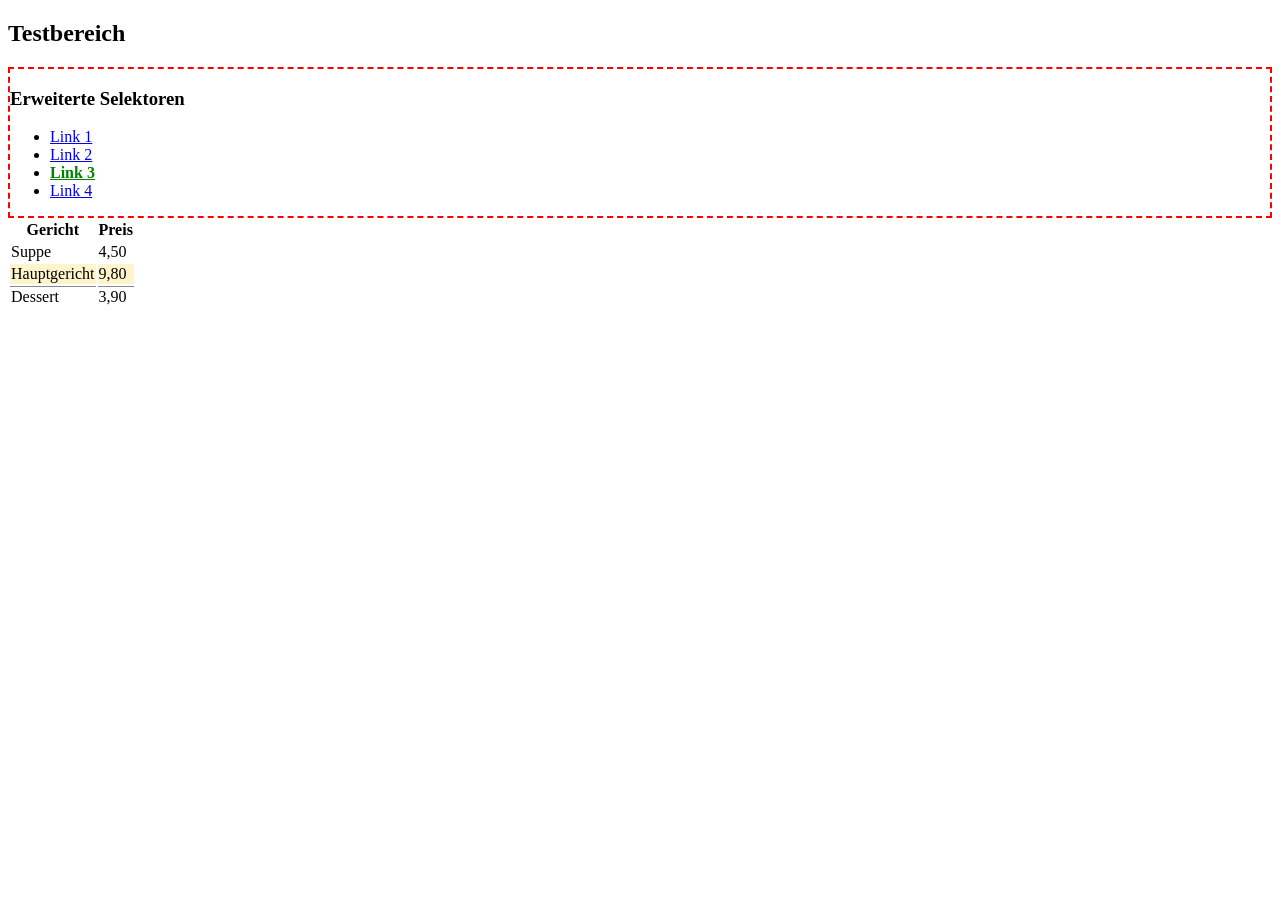
<file: KM3-04-css-selektoren/testbereich.html>
<!DOCTYPE html>
<html lang="de">
<head>
    <meta charset="UTF-8">
    <meta name="viewport" content="width=device-width, initial-scale=1.0">
    <title>KM3-04 – Beispiel 3 · Katarina Mlakic</title>
    <link rel="stylesheet" href="loesung.css">
</head>
<body>
<!-- HTML des Aufgabenbeispiels inhaltlich unverändert; nur in eine Testseite eingebettet. -->
<article class="testbereich">
    <h2>Testbereich</h2>
    <section data-topic="css-adv-selectors">
        <h3>Erweiterte Selektoren</h3>
        <ul>
            <li><a href="#">Link 1</a></li>
            <li><a href="#">Link 2</a></li>
            <li><a href="#">Link 3</a></li>
            <li><a href="#">Link 4</a></li>
        </ul>
    </section>
    <table class="preise">
        <tr><th>Gericht</th><th>Preis</th></tr>
        <tr><td>Suppe</td><td>4,50</td></tr>
        <tr><td>Hauptgericht</td><td>9,80</td></tr>
        <tr><td>Dessert</td><td>3,90</td></tr>
    </table>
</article>
</body>
</html>
</file>
<file: KM3-04-css-selektoren/demo.css>
/* ===================================================================
   Selektoren-Labor — Stylesheet zur Demo-Seite.

   Aufbau: Abschnitte in derselben Reihenfolge wie demo.html. Über jeder
   Regel steht der Selektor, der hier etwas zeigt, und was er bewirkt.
   Alle Effekte sind absichtlich grob sichtbar: farbige Ränder, Flächen,
   Fettschrift. Wer eine Regel auskommentiert, sieht sofort, wen sie
   getroffen hat.

   Kein Framework, keine externen Dateien: nur diese eine CSS-Datei.
   =================================================================== */

:root {
    --text: #14181f;
    --muted: #5b6478;
    --line: #d7dcea;
    --bg: #f7f8fc;
    --panel: #ffffff;
    --tint: #eef1f8;
    --zebra: #f1f3fb;
    --accent: #6d28d9;
    --ok: #1c7c46;
    --warn: #9a6700;
    --err: #b3261e;
}

* { box-sizing: border-box; }

/* body — Grundlesbarkeit; die Demo ist bewusst hell (Projektion + Ausdruck) */
body {
    max-width: 54rem;
    margin: 0 auto;
    padding: 2rem 1.25rem 4rem;
    font-family: "Segoe UI", system-ui, -apple-system, sans-serif;
    font-size: 1.02rem;
    line-height: 1.6;
    color: var(--text);
    background: var(--bg);
}

/* code — Monospace auf hellem Grund, damit Selektoren ins Auge fallen */
code {
    font-family: "Cascadia Code", Consolas, "DejaVu Sans Mono", monospace;
    font-size: 0.9em;
    background: var(--tint);
    padding: 0.1rem 0.3rem;
    border-radius: 4px;
}

/* ------------------------------------------------------------- Grundriss */

/* h2 — Abschnittsüberschriften mit Akzentkante */
h2 {
    margin-top: 2.75rem;
    padding-left: 0.6rem;
    border-left: 4px solid var(--accent);
    font-size: 1.3rem;
    font-weight: 500;
}

/* h3 — Zwischenüberschriften */
h3 {
    margin: 1.6rem 0 0.4rem;
    font-size: 1.05rem;
}

/* .kicker — kleine Vorzeile im Seitenkopf */
.kicker {
    margin: 0;
    font-family: "Cascadia Code", Consolas, monospace;
    font-size: 0.72rem;
    text-transform: uppercase;
    letter-spacing: 0.08em;
    color: var(--muted);
}

/* header.seite, footer.seite — Kopf und Fuß der Seite */
header.seite {
    border-bottom: 2px solid var(--line);
    padding-bottom: 1rem;
    margin-bottom: 1.5rem;
}

footer.seite {
    margin-top: 3rem;
    border-top: 2px solid var(--line);
    padding-top: 1rem;
    color: var(--muted);
    font-size: 0.9rem;
}

/* h1 — nur eine Hauptüberschrift, groß genug für den Beamer */
h1 {
    margin: 0.3rem 0 0.4rem;
    font-size: 2rem;
    font-weight: 500;
    line-height: 1.2;
}

/* .intro — Einleitungssatz */
.intro {
    max-width: 44rem;
    margin: 0 0 1rem;
    color: var(--muted);
}

/* .hinweis — graue Erklärzeile unter einem Beispiel */
.hinweis {
    color: var(--muted);
    font-size: 0.93rem;
}

/* .fussnote — Kleingedrucktes */
.fussnote {
    color: var(--muted);
    font-size: 0.86rem;
}

/* section:target — die angesprungene Sektion bekommt einen Farbstreifen */
section:target {
    background: linear-gradient(90deg, var(--tint), transparent 70%);
    outline: 1px dashed var(--line);
}

/* -------------------------------------------------- Navigation (Kopf) */

/* nav.wegweiser — Sprungmarken als Chips */
.wegweiser {
    display: flex;
    flex-wrap: wrap;
    gap: 0.4rem;
}

/* nav.wegweiser a — jeder Chip */
.wegweiser a {
    padding: 0.3rem 0.7rem;
    border: 1px solid var(--line);
    border-radius: 999px;
    background: var(--panel);
    color: var(--text);
    text-decoration: none;
    font-size: 0.85rem;
}

/* nav.wegweiser a:hover, a:focus-visible — Rückmeldung für Maus und Tastatur */
.wegweiser a:hover {
    border-color: var(--accent);
    color: var(--accent);
}

.wegweiser a:focus-visible {
    outline: 3px solid var(--accent);
    outline-offset: 2px;
}

/* nav.wegweiser a:last-child — der letzte Chip hebt sich ab */
.wegweiser a:last-child {
    background: var(--accent);
    color: #ffffff;
    border-color: var(--accent);
}

/* ------------------------------------------------ 1 · Kombinatoren */

/* .karte — Container der Beispiele */
article.karte {
    background: var(--panel);
    border: 1px solid var(--line);
    border-radius: 8px;
    padding: 0.9rem 1.1rem;
    margin: 1rem 0;
}

/* .karte h3 — Nachfahre: jede h3 irgendwo in der Karte */
article.karte h3 {
    margin-top: 0;
    color: var(--accent);
}

/* .karte p — Nachfahre: JEDER Absatz, egal wie tief */
article.karte p {
    margin: 0.4rem 0;
    padding-left: 0.6rem;
    border-left: 3px solid var(--line);
}

/* .karte > p — Kind: nur Absätze, die direkt in der Karte liegen.
   Der verschachtelte Absatz in .innen behält darum den grauen Rand. */
article.karte > p {
    border-left-color: var(--accent);
}

/* .innen — der Verschachtelungs-Kasten */
.innen {
    margin-left: 0.6rem;
    padding-left: 0.6rem;
    border-left: 1px dashed var(--line);
}

/* .marke — das markierte Element, von dem aus Geschwister zählen */
.marke {
    background: #fff4cc;
}

/* .marke + p — direkter Nachbar: nur der EINE Absatz danach */
.marke + p {
    background: #e8f5ec;
    border-left-color: var(--ok);
}

/* .marke ~ p — allgemeiner Geschwister: ALLE Absätze danach */
.marke ~ p {
    outline: 1px dashed var(--ok);
    outline-offset: 2px;
}

/* .liste — Ausgangsliste für die Geschwister-Regeln */
.liste {
    list-style: none;
    margin: 0.8rem 0;
    padding: 0;
    border: 1px solid var(--line);
    border-radius: 8px;
    background: var(--panel);
}

/* .liste li — jeder Eintrag */
.liste li {
    padding: 0.4rem 0.8rem;
}

/* .liste li + li — jeder Eintrag, der einen Vorgänger hat */
.liste li + li {
    border-top: 1px solid var(--line);
}

/* .liste li.marke + li — nur der direkte Nachfolger der Marke */
.liste li.marke + li {
    font-weight: 700;
}

/* .liste li.marke ~ li — alle Nachfolger der Marke */
.liste li.marke ~ li {
    color: var(--ok);
}

/* --------------------------------------------------- 2 · Struktur */

/* table.labor — die Tabelle als Zielscheibe; volle Breite, klares Gitter */
table.labor {
    width: 100%;
    margin: 1rem 0;
    border-collapse: collapse;
    background: var(--panel);
    font-size: 0.95rem;
}

/* caption — Tabellenbeschriftung, links über der Tabelle */
table.labor caption {
    caption-side: top;
    text-align: left;
    padding-bottom: 0.4rem;
    color: var(--muted);
    font-size: 0.88rem;
}

/* table.labor th, table.labor td — Zellenraster */
table.labor th,
table.labor td {
    border: 1px solid var(--line);
    padding: 0.45rem 0.6rem;
    text-align: left;
    vertical-align: top;
}

/* table.labor th — Kopfzellen */
table.labor th {
    background: var(--tint);
}

/* table.labor tbody tr:nth-child(odd) — jede ungerade Zeile im tbody */
table.labor tbody tr:nth-child(odd) {
    background: var(--zebra);
}

/* table.labor tbody tr:nth-child(even) — jede gerade Zeile im tbody */
table.labor tbody tr:nth-child(even) {
    background: var(--panel);
}

/* table.labor tbody tr:nth-child(3) — die dritte Zeile, fetter Text */
table.labor tbody tr:nth-child(3) {
    font-weight: 700;
}

/* table.labor tbody tr:nth-child(2n+1) — dasselbe wie "odd": 2n+1 = 1, 3, 5, 7 …
   Die Regel steht hier, damit man die Schreibweisen vergleichen kann. */
table.labor tbody tr:nth-child(2n+1) {
    background: var(--zebra);
}

/* table.labor tbody tr:nth-child(-n+3) — die ersten drei Zeilen (3, 2, 1) */
table.labor tbody tr:nth-child(-n+3) {
    border-left: 4px solid var(--accent);
}

/* table.labor tbody tr:nth-last-child(2) — die vorletzte Zeile, von hinten gezählt */
table.labor tbody tr:nth-last-child(2) {
    border-right: 4px solid var(--warn);
}

/* tbody tr:last-child — die letzte Zeile im tbody */
table.labor tbody tr:last-child {
    outline: 2px dashed var(--muted);
    outline-offset: -4px;
}

/* tbody td:only-child — eine Zelle, die das einzige Kind ihrer Zeile ist
   (die Zeile mit colspan="4"). Steht vor den Spaltenregeln, damit
   td:last-child die Ausrichtung danach überschreiben kann. */
table.labor tbody td:only-child {
    text-align: center;
    font-style: italic;
    color: var(--muted);
}

/* td:first-child — die erste Zelle jeder Zeile: Nummernspalte, rechtsbündig */
table.labor td:first-child {
    text-align: right;
    color: var(--muted);
    width: 2.5rem;
}

/* td:last-child — die letzte Zelle jeder Zeile: Trefferspalte, zentriert */
table.labor td:last-child {
    text-align: center;
}

/* tfoot tr — die Fußzeile der Tabelle, eigener Abschnitt */
table.labor tfoot tr {
    background: var(--tint);
    font-size: 0.9rem;
}

/* li.leer:empty — ein Element ohne jeden Inhalt (auch ohne Leerzeichen) */
li.leer:empty {
    min-height: 1.6rem;
    background: repeating-linear-gradient(45deg, var(--tint), var(--tint) 6px, var(--panel) 6px, var(--panel) 12px);
}

/* li.leer:empty::after — Beschriftung nur über CSS, das Element bleibt leer */
li.leer:empty::after {
    content: "li:empty";
    margin-left: 0.8rem;
    font-family: "Cascadia Code", Consolas, monospace;
    font-size: 0.78rem;
    color: var(--muted);
}

/* .einzel > :only-child — das einzige Kind seines Containers */
.einzel {
    border: 1px solid var(--line);
    border-radius: 8px;
    padding: 0.6rem 1rem;
    background: var(--panel);
}

.einzel > :only-child {
    margin: 0;
    color: var(--ok);
}

/* -------------------------------------------------------- 3 · Typ */

/* .gemischt — Container für die *-of-type-Demo */
.gemischt {
    background: var(--panel);
    border: 1px solid var(--line);
    border-radius: 8px;
    padding: 0.9rem 1.1rem;
}

/* .gemischt p:first-of-type — der erste Absatz, obwohl oben eine h3 steht */
.gemischt p:first-of-type {
    border-left: 4px solid var(--accent);
    padding-left: 0.6rem;
}

/* .gemischt p:nth-of-type(2) — der zweite Absatz */
.gemischt p:nth-of-type(2) {
    background: var(--tint);
}

/* .gemischt p:last-of-type — der letzte Absatz */
.gemischt p:last-of-type {
    border-left: 4px solid var(--ok);
    padding-left: 0.6rem;
}

/* .gemischt blockquote:only-of-type — das einzige blockquote im Container */
.gemischt blockquote:only-of-type {
    margin: 0.6rem 0;
    padding: 0.4rem 0.8rem;
    border-left: 4px solid var(--warn);
    background: #fff8e1;
}

/* ---------------------------------------------------- 4 · Zustand */

/* .formular — Formularblock */
.formular {
    background: var(--panel);
    border: 1px solid var(--line);
    border-radius: 8px;
    padding: 0.9rem 1.1rem;
}

/* .feld — eine Zeile im Formular */
.feld {
    margin: 0.5rem 0;
}

/* .formular input:checked + label — nur das Label des gesetzten Hakens */
.formular input:checked + label {
    color: var(--ok);
    font-weight: 700;
}

/* input:disabled — gesperrte Felder sind grau und gestrichelt */
input:disabled {
    background: var(--tint);
    border: 1px dashed var(--muted);
    color: var(--muted);
    cursor: not-allowed;
}

/* input:required — Pflichtfelder tragen eine rote Kante */
input:required {
    border-left: 4px solid var(--err);
}

/* input:invalid — ein leeres Pflichtfeld ist sofort ungültig */
input:invalid {
    border-color: var(--err);
    background: #fdecea;
}

/* input:placeholder-shown — Feld zeigt noch seinen Platzhalter */
input:placeholder-shown {
    border-style: dashed;
}

/* button:hover — Rückmeldung auf Mauszeiger */
button:hover {
    background: var(--accent);
    color: #ffffff;
    border-color: var(--accent);
}

/* button:focus-visible — Tastaturfokus, klar sichtbar */
button:focus-visible {
    outline: 3px solid var(--accent);
    outline-offset: 2px;
}

/* .auswahl li:not(.aktiv) — alle Einträge außer dem aktiven */
.auswahl li:not(.aktiv) {
    border-left: 4px solid var(--accent);
}

/* .auswahl li.aktiv — der aktive Eintrag bleibt unmarkiert */
.auswahl li.aktiv {
    color: var(--muted);
}

/* .kasten — Container für die :has()-Demo */
.kasten {
    margin: 0.8rem 0;
    padding: 0.6rem 1rem;
    background: var(--panel);
    border: 1px solid var(--line);
    border-radius: 8px;
}

/* .kasten:has(img) — Kasten MIT Bild bekommt die Akzentkante */
.kasten:has(img) {
    border-left: 4px solid var(--accent);
}

/* .kasten img — Bild im Kasten */
.kasten img {
    display: block;
    margin-top: 0.4rem;
}

/* -------------------------------------------------- 5 · Attribute */

/* .links — Liste der Link-Beispiele */
.links {
    padding-left: 1.2rem;
}

/* a[href$=".css"] — Link, dessen Ziel auf .css endet */
a[href$=".css"] {
    font-weight: 700;
    color: var(--ok);
}

/* a[href$=".pdf"]::after — Zusatz nur über CSS, das HTML bleibt unverändert */
a[href$=".pdf"]::after {
    content: " (PDF)";
    font-size: 0.8em;
    color: var(--err);
}

/* a[href^="https"]::before — externe Links bekommen einen Pfeil */
a[href^="https"]::before {
    content: "↗ ";
    color: var(--muted);
}

/* a[lang|="de"] — Sprachcode "de" oder "de-…" (z. B. de-AT) */
a[lang|="de"] {
    font-weight: 700;
    color: var(--accent);
}

/* p[data-status] — Attribut vorhanden, Wert egal */
p[data-status] {
    padding-left: 0.6rem;
    border-left: 4px solid var(--ok);
}

/* p[data-status="offen"] — Attribut mit genau diesem Wert */
p[data-status="offen"] {
    background: #e8f5ec;
}

/* #attribute [class~="karte"] — "karte" muss ein ganzes Wort der Klassenliste sein */
#attribute [class~="karte"] {
    border: 2px solid var(--ok);
}

/* #attribute [class*="karte"] — "karte" darf irgendwo im Wert stecken */
#attribute [class*="karte"] {
    outline: 2px dotted var(--warn);
    outline-offset: 3px;
}

/* ----------------------------------------------- 6 · Pseudoelemente */

/* .zitat::first-letter — Initial des ersten Buchstabens */
.zitat::first-letter {
    float: left;
    font-size: 2.8rem;
    line-height: 0.9;
    padding: 0.1rem 0.4rem 0 0;
    color: var(--accent);
}

/* .zitat::first-line — die erste Zeile, hier in Kapitälchen */
.zitat::first-line {
    font-variant: small-caps;
    letter-spacing: 0.02em;
}

/* .zitat — der Zitatblock selbst */
.zitat {
    margin: 1rem 0;
    padding: 0.8rem 1rem;
    background: var(--panel);
    border-left: 4px solid var(--line);
    font-style: italic;
}

/* .schritte li::marker — Nummer oder Punkt der Liste */
.schritte li::marker {
    color: var(--accent);
    font-weight: 700;
}

/* #pseudo — Zähler für die .zaehler-Absätze */
#pseudo {
    counter-reset: zaehler;
}

/* .zaehler — jeder Absatz zählt eins weiter */
.zaehler {
    counter-increment: zaehler;
    margin: 0.4rem 0;
}

/* .zaehler::before — die Nummer kommt aus dem Zähler, nicht aus dem HTML */
.zaehler::before {
    content: "Station " counter(zaehler) ": ";
    font-family: "Cascadia Code", Consolas, monospace;
    font-size: 0.85em;
    color: var(--accent);
}

/* ::selection — Text, den man mit der Maus markiert */
::selection {
    background: var(--accent);
    color: #ffffff;
}

/* input::placeholder — der Platzhaltertext im Feld */
input::placeholder {
    color: var(--accent);
    font-style: italic;
}

/* ------------------------------------------------- 7 · Spezifität */

/* Dieselbe Regelkette, drei Gewichte — sichtbar wird die schwerste.
   Reihenfolge zum Ausprobieren:
   1. style-Attribut im HTML löschen  → .tacho-demo #tacho gewinnt (orange)
   2. .tacho-demo #tacho löschen      → .tacho gewinnt (blau)
   3. .tacho-demo .tacho löschen      → p gewinnt (grün) */

/* .tacho-demo — Container, damit nur dieser eine Absatz die Kette zeigt */
.tacho-demo {
    margin: 1rem 0;
    padding: 0.6rem 1rem;
    background: var(--panel);
    border: 1px solid var(--line);
    border-radius: 8px;
}

/* .tacho-demo p — Gewicht 0-1-1 (Klasse + Element) */
.tacho-demo p {
    color: var(--ok);
}

/* .tacho-demo .tacho — Gewicht 0-2-0, schlägt 0-1-1 */
.tacho-demo .tacho {
    color: #1f5fbf;
}

/* .tacho-demo #tacho — Gewicht 1-1-0, schlägt 0-2-0 */
.tacho-demo #tacho {
    color: var(--warn);
}

/* table.gewichte — die Gewichtstabelle */
table.gewichte {
    width: 100%;
    border-collapse: collapse;
    margin: 1rem 0;
    background: var(--panel);
    font-size: 0.95rem;
}

table.gewichte caption {
    caption-side: top;
    text-align: left;
    padding-bottom: 0.4rem;
    color: var(--muted);
    font-size: 0.88rem;
}

table.gewichte th,
table.gewichte td {
    border: 1px solid var(--line);
    padding: 0.45rem 0.6rem;
    text-align: left;
}

table.gewichte th {
    background: var(--tint);
}

/* main :is(h2, h3) — beide Überschriftentypen in EINEM Selektor;
   Gewicht 0-0-2 (main + der schwerste :is-Parameter). */
main :is(h2, h3) {
    border-bottom: 1px dotted var(--line);
}

/* :where(main) :where(h3) — gleiche Auswahl, aber Gewicht 0-0-0.
   Diese Regel steht später und verliert trotzdem: :where zählt nichts.
   Probier es: ersetze sie durch "main h3" — dann verschwindet die
   gepunktete Linie unter den h3. */
:where(main) :where(h3) {
    border-bottom: none;
}


/* ===================================================================
   KM3-04 – Beispiel 1 | Katarina Mlakic, 3CAIF
   Alle neuen Regeln sind auf den letzten Abschnitt im main begrenzt.
   Die bestehenden Labor-Beispiele bleiben unverändert.
   =================================================================== */

/* a) Speisekarte: Tabellen-Grundlayout */
main > section:last-child > table {
    width: 100%;
    border-collapse: collapse;
    margin: 0.8rem 0 1.4rem;
    background: white;
}

main > section:last-child > table th,
main > section:last-child > table td {
    padding: 0.7rem 0.9rem;
    border: 1px solid var(--line);
    text-align: left;
}

/* a1) Kopfzeile absetzen */
main > section:last-child > table thead tr {
    background: #334155;
    color: white;
}

/* a2) Jede zweite Datenzeile hell hinterlegen */
main > section:last-child > table tbody tr:nth-child(even) {
    background: #eaf1fb;
}

/* a3) Letzten Eintrag links kräftig umranden; am ersten td,
   damit die Linie auch bei border-collapse sichtbar bleibt. */
main > section:last-child > table tbody tr:last-child td:first-child {
    border-left: 6px solid #b3261e;
}

/* b1) Zweiten Schritt fett markieren */
main > section:last-child > ol > li:nth-child(2) {
    font-weight: bold;
}

/* b2) Vorletzten Schritt kursiv markieren */
main > section:last-child > ol > li:nth-last-child(2) {
    font-style: italic;
}

/* c) Nur Kästen mit enthaltenem Bild hervorheben */
main > section:last-child > .kasten:has(img) {
    border: 3px solid #1c7c46;
    background: #e8f5ec;
}
</file>
<file: KM3-04-css-selektoren/loesung.css>
/* KM3-04 – Beispiel 3 | Katarina Mlakic, Klasse 3CAIF */

/* a) Section mit data-topic, das mit css-adv beginnt */
article.testbereich section[data-topic^="css-adv"] {
    border: 2px dashed red;
}

/* b) Nur direkter Link im dritten li dieser Section */
article.testbereich section[data-topic^="css-adv"] li:nth-child(3) > a {
    color: green;
    font-weight: bold;
    transition: color 1s;
}

/* Beim Darüberfahren wird der Link innerhalb einer Sekunde rot. */
article.testbereich section[data-topic^="css-adv"] li:nth-child(3) > a:hover {
    color: red;
}

/* c) Kopfzeile = Zeile 1, Hauptgericht = Zeile 3 */
article.testbereich table.preise tr:nth-child(3) {
    background-color: #fff4cc;
}

/* Rahmen an den Zellen, damit er auch bei Tabellen zuverlässig sichtbar ist */
article.testbereich table.preise tr:last-child > td {
    border-top: 1px solid #888;
}
</file>
